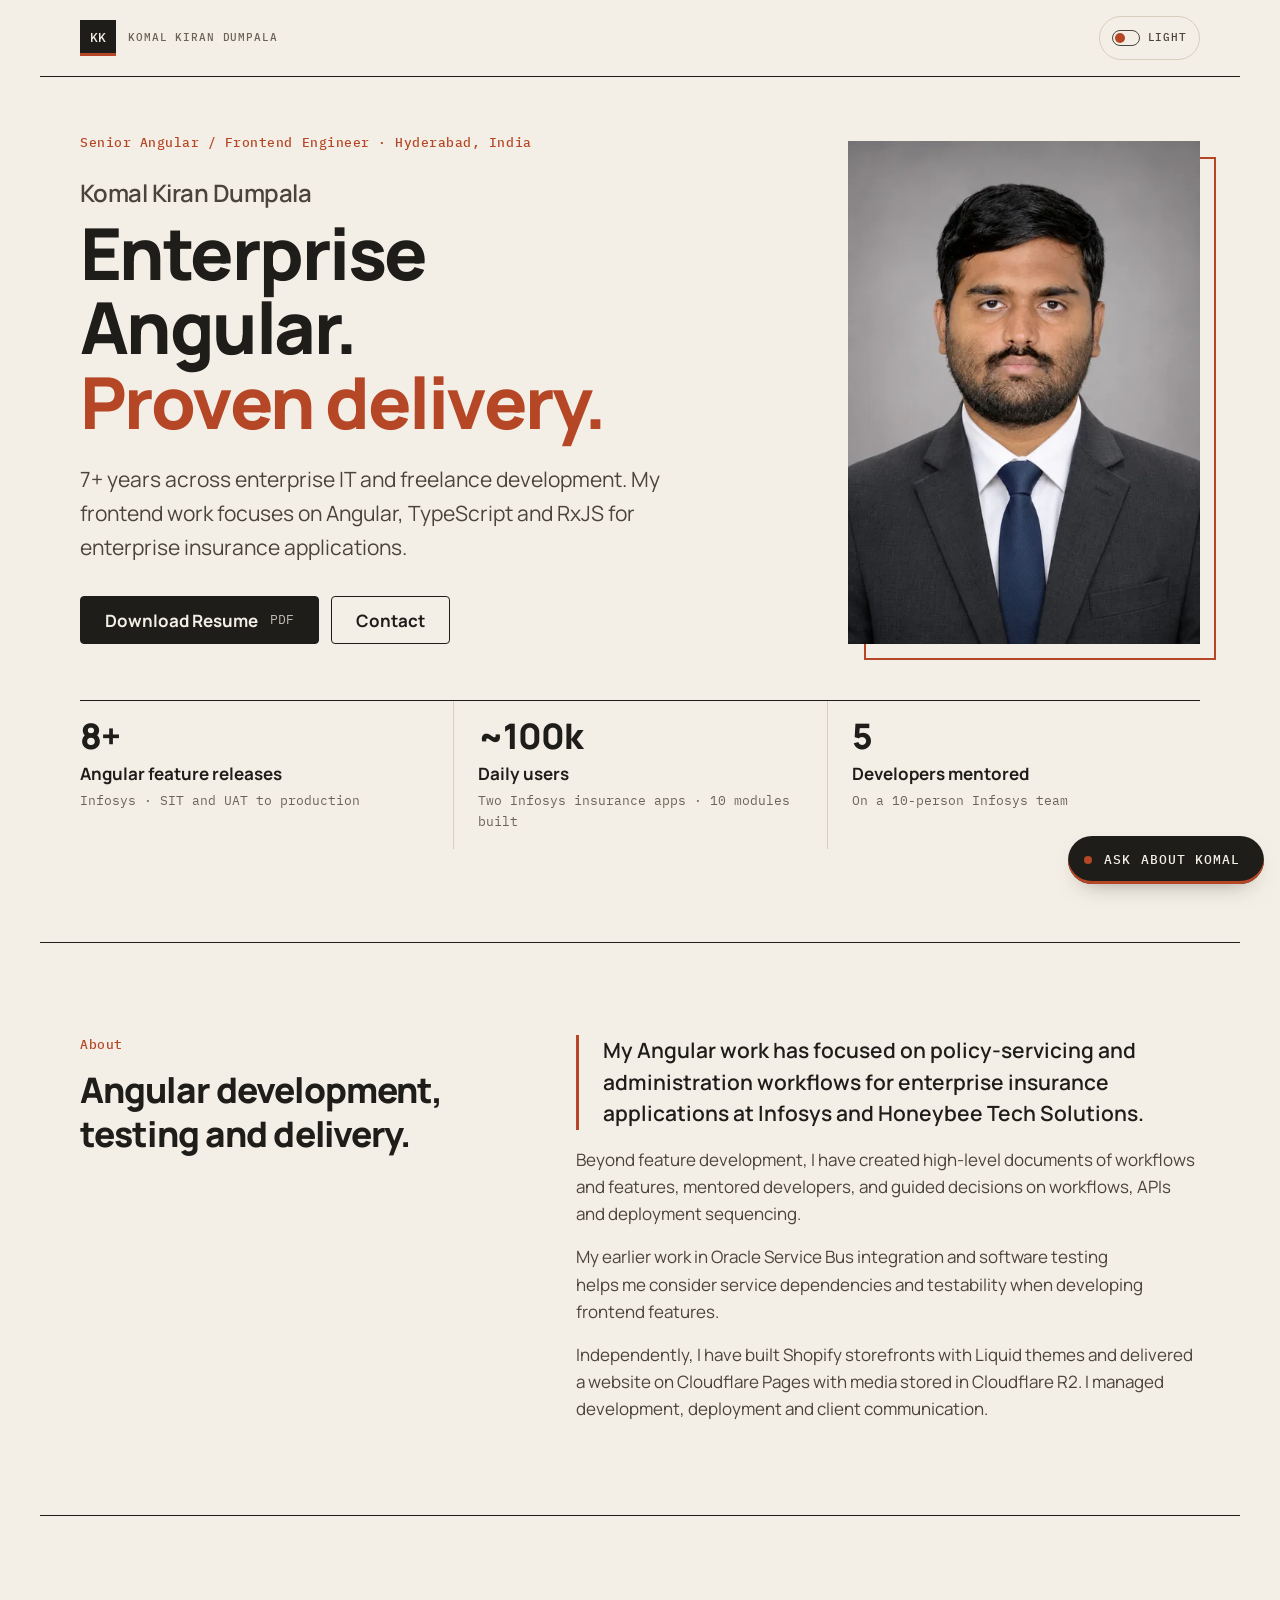
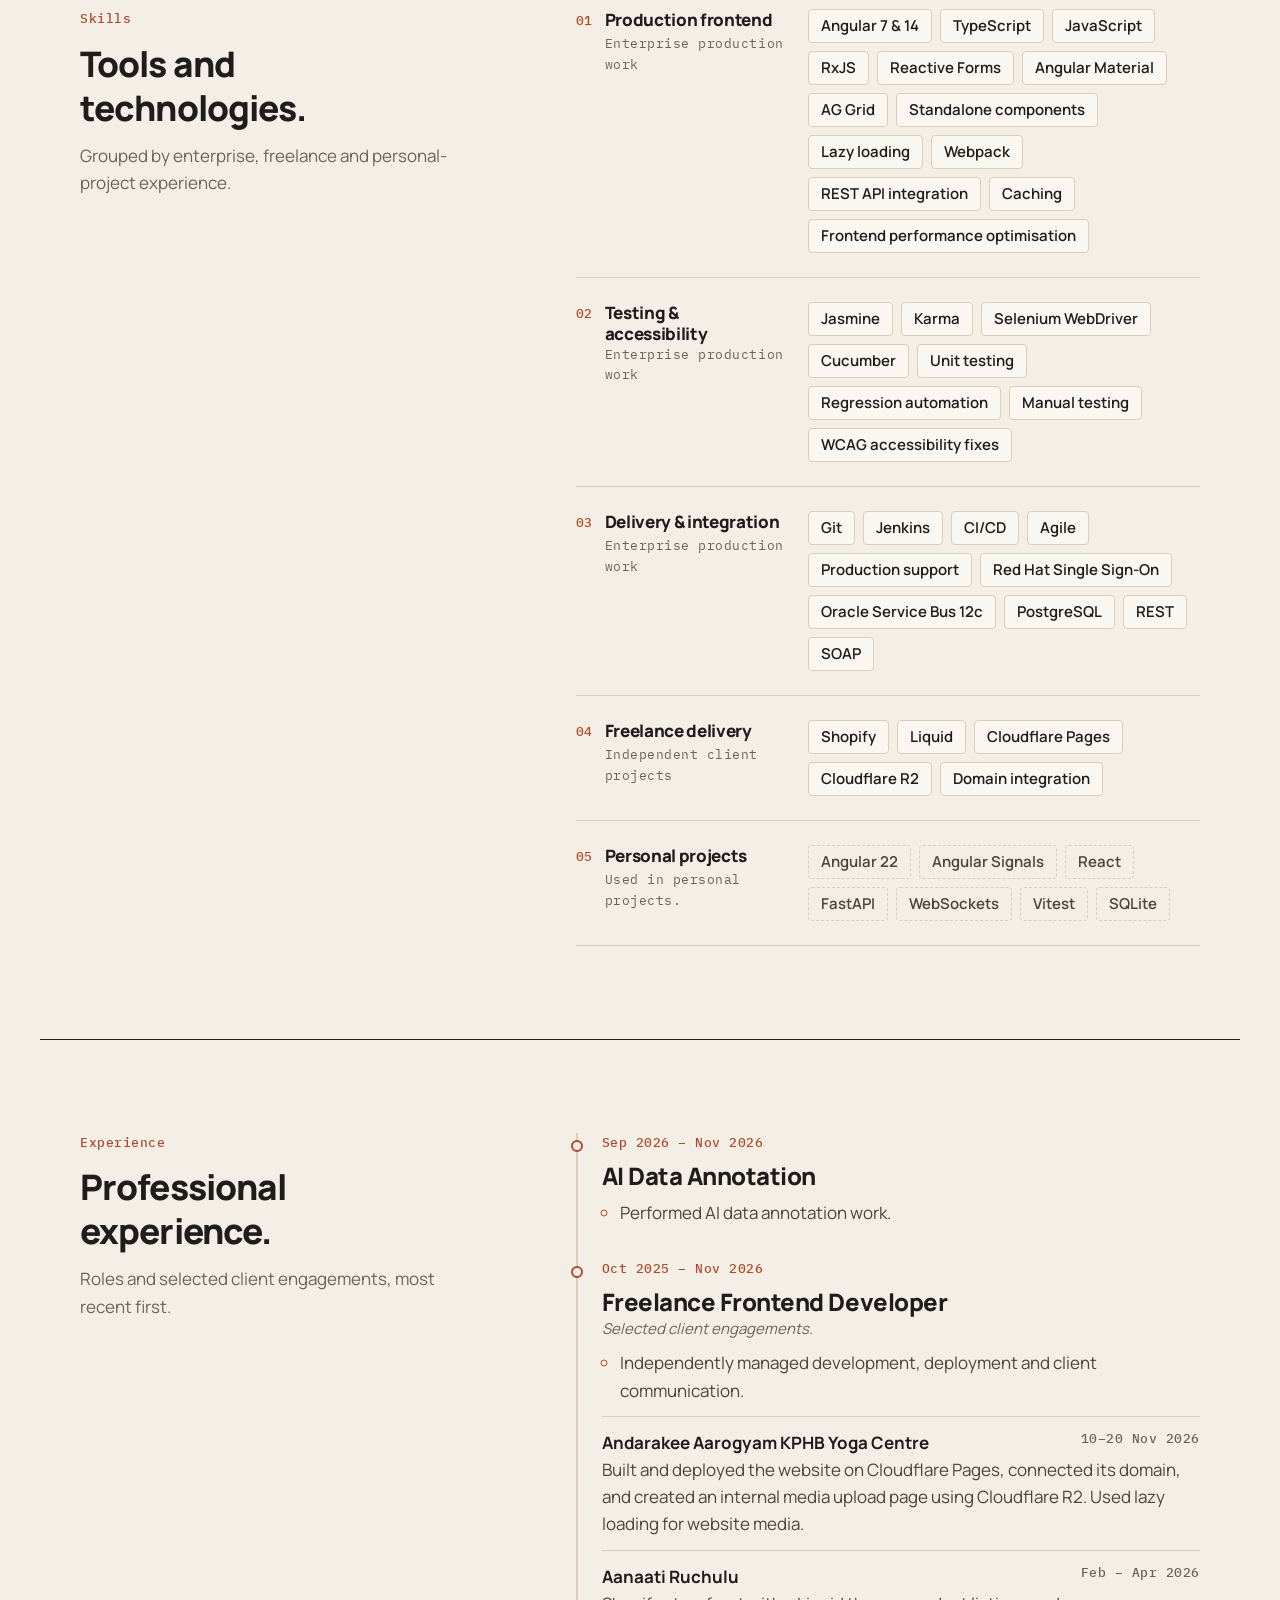
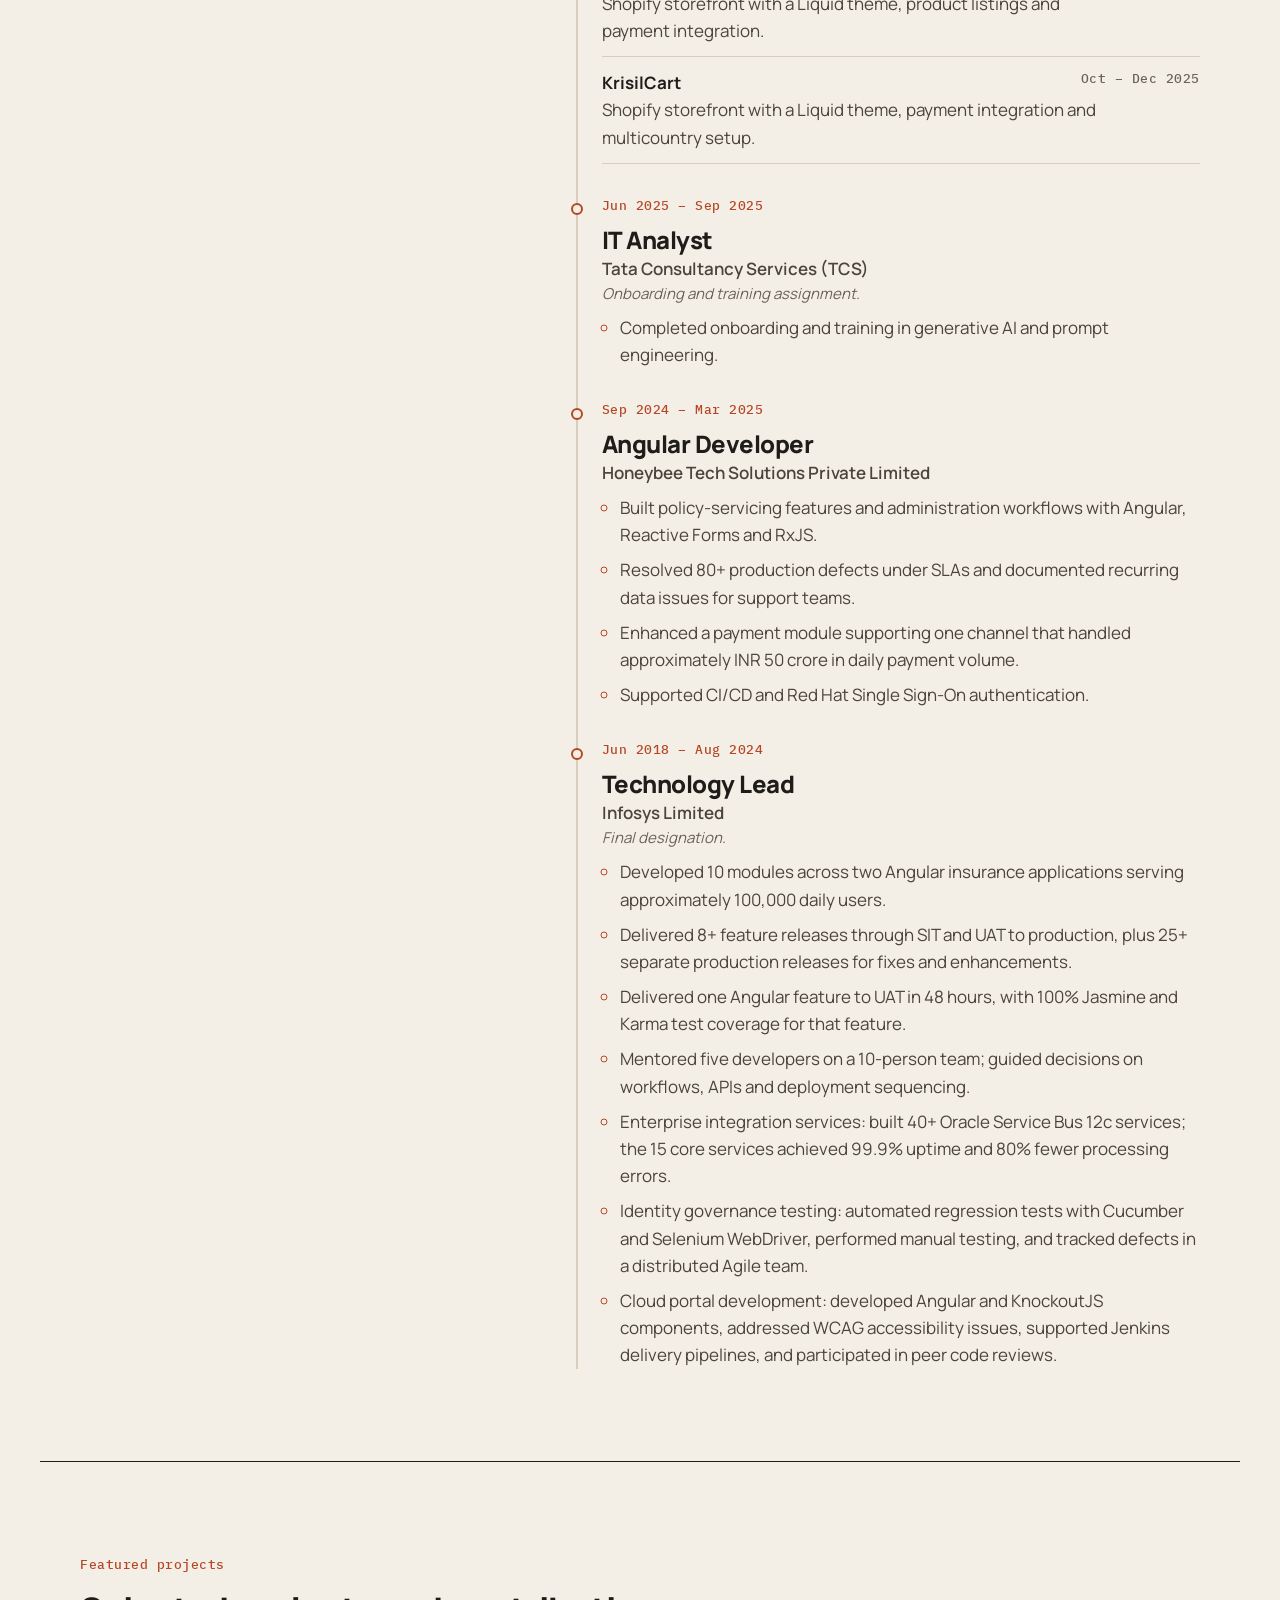
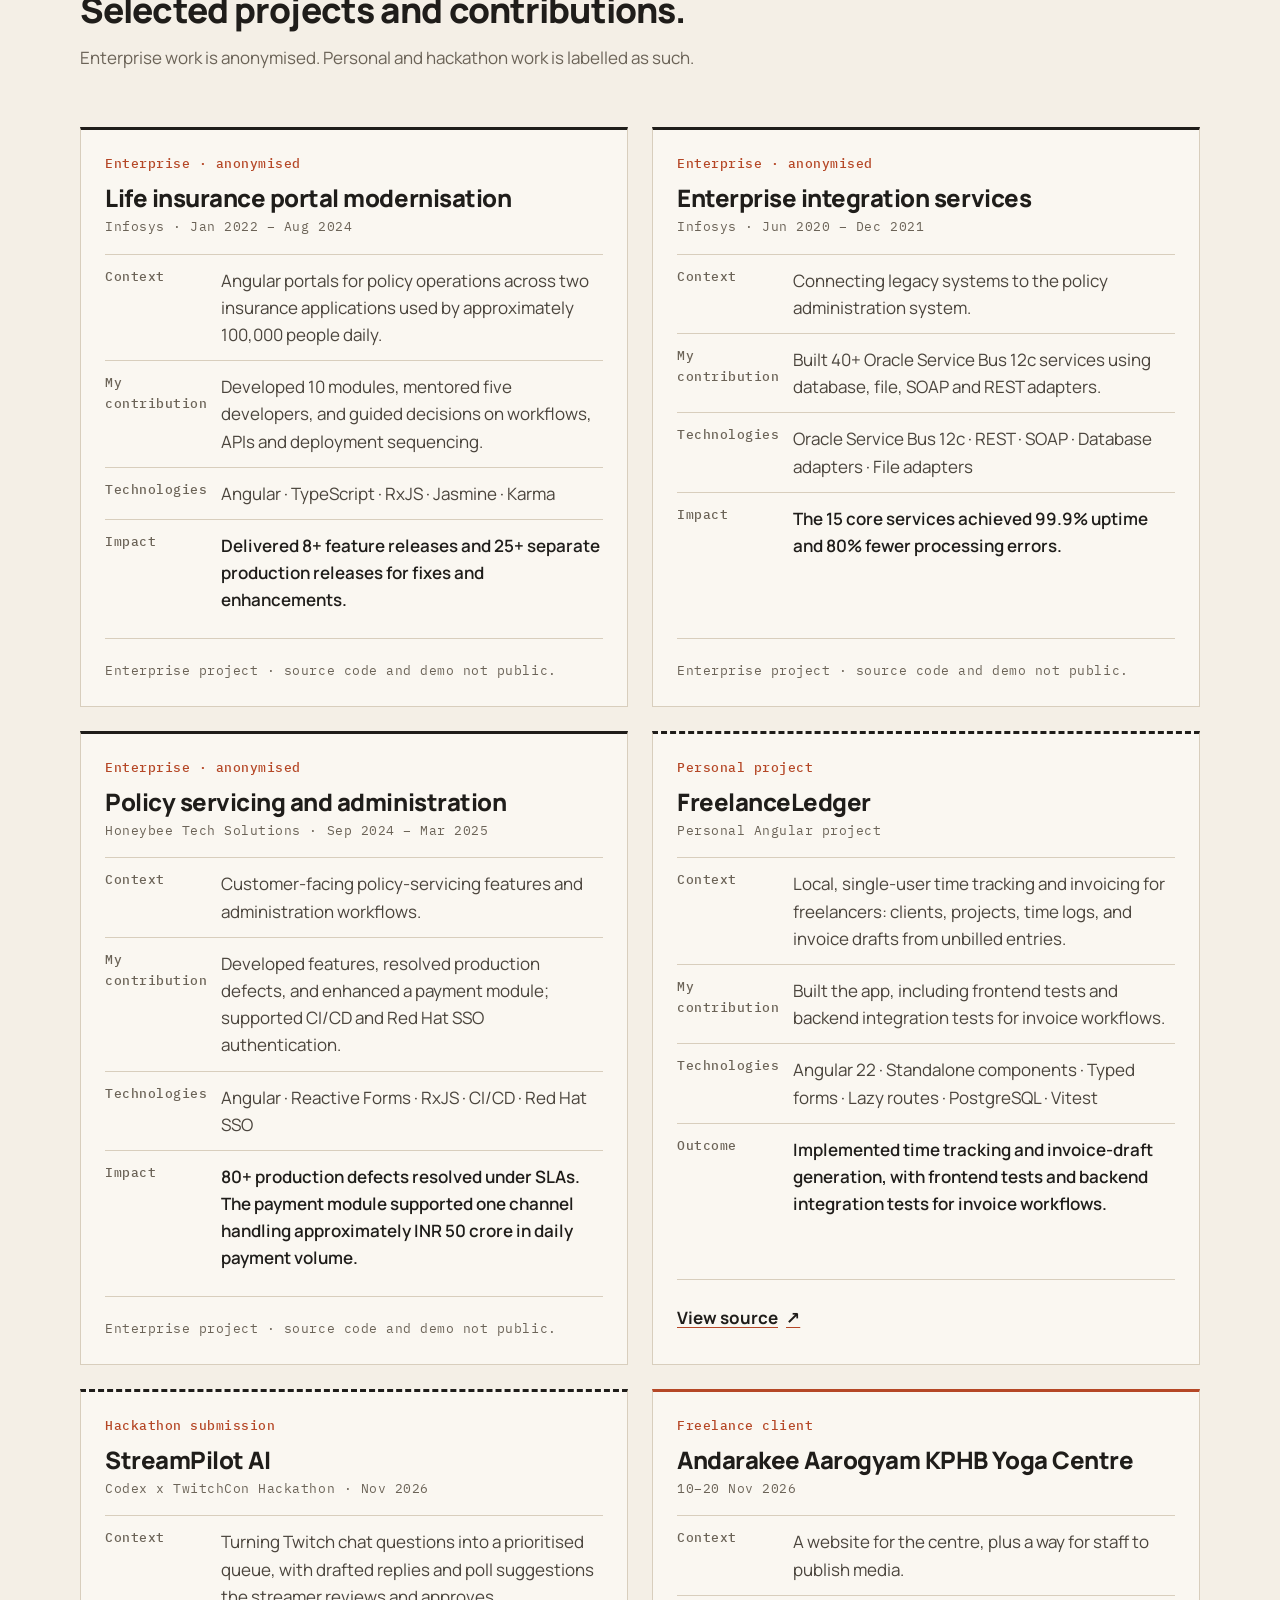
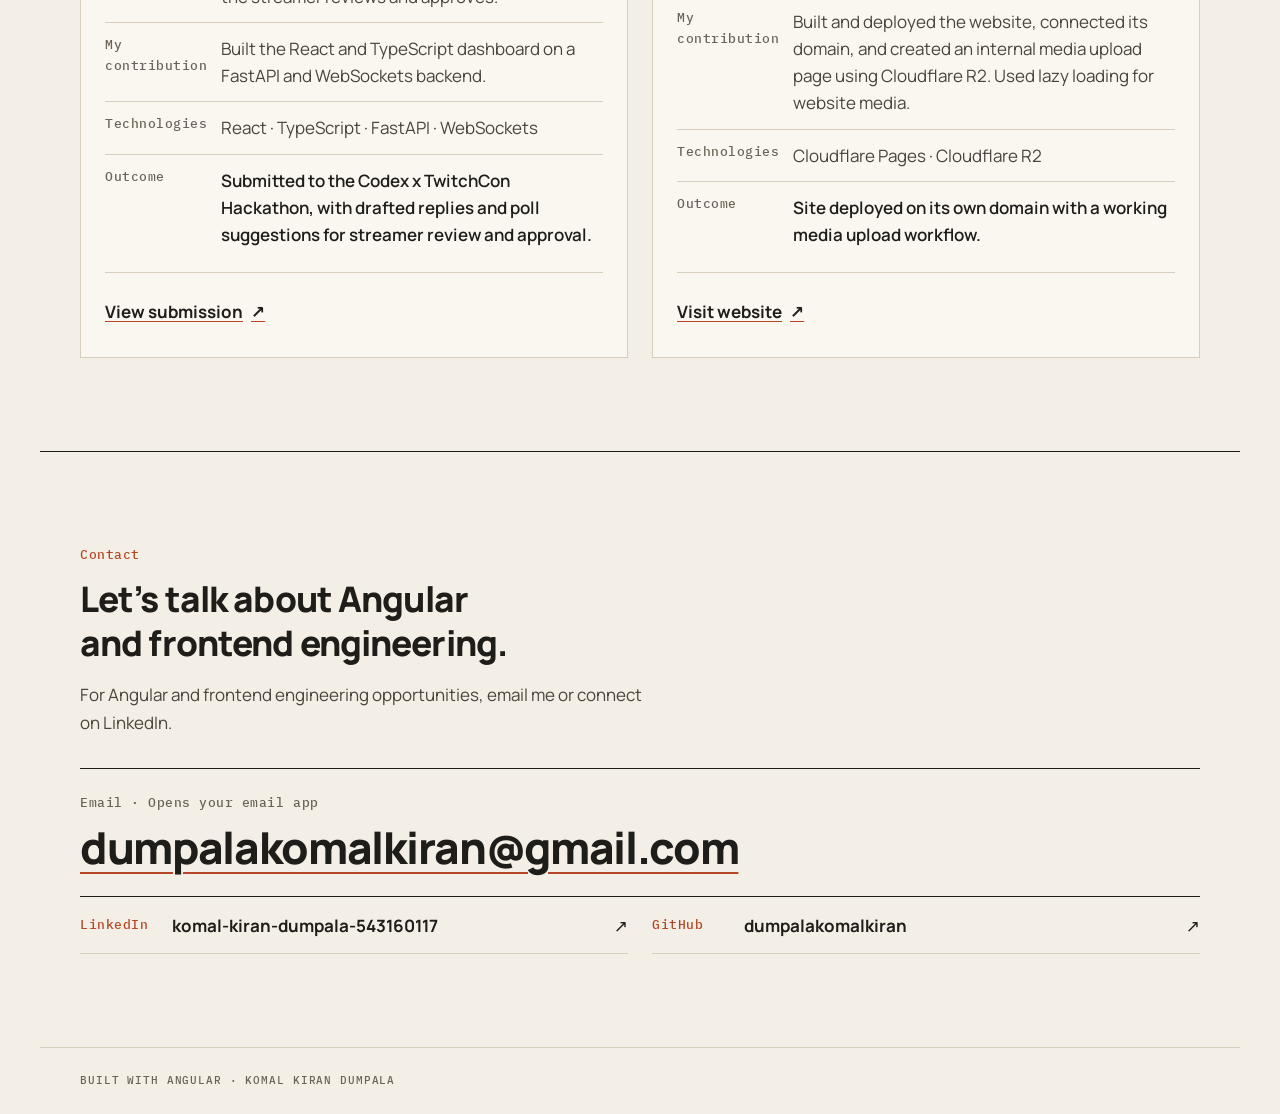
<file: index.html>
<!DOCTYPE html><html lang="en" data-theme="light"><head>
  <meta charset="utf-8">
  <title>Komal Kiran Dumpala · Senior Angular / Frontend Engineer</title>
  <base href="/">
  <meta name="viewport" content="width=device-width, initial-scale=1">
  <meta name="description" content="Komal Kiran Dumpala, Senior Angular / Frontend Engineer in Hyderabad. 7+ years across enterprise IT and freelance development, focused on Angular, TypeScript and RxJS.">
  <meta name="robots" content="noindex">
  <meta name="color-scheme" content="light dark">
  <meta name="theme-color" content="#f4efe6">
  <link rel="icon" type="image/svg+xml" href="favicon.svg">
  <link rel="preload" href="assets/fonts/manrope-latin-wght-normal.woff2" as="font" type="font/woff2" crossorigin="">
  <script>
    // Pre-paint theme resolution (avoids a flash). Mirrors ThemeService.
    (function () {
      try {
        var s = localStorage.getItem('kk-theme');
        var t = s === 'light' || s === 'dark' ? s : (matchMedia('(prefers-color-scheme: dark)').matches ? 'dark' : 'light');
        document.documentElement.setAttribute('data-theme', t);
      } catch (e) {}
    })();
  </script>
<style>:root{color-scheme:light;--c-paper:#f4efe6;--c-paper-raised:#faf7f1;--c-paper-sunk:#ebe4d7;--c-ink:#1f1d1a;--c-ink-soft:#4a443c;--c-ink-muted:#6b6357;--c-rule:#d8cebd;--c-rule-strong:#1f1d1a;--c-accent:#b54726;--c-accent-ink:#fbf6ee;--c-accent-wash:#f0dccf;--c-focus:#b54726;--c-selection:#f0d2c0;--font-sans:"Manrope Variable", "Manrope", ui-sans-serif, system-ui, -apple-system, "Segoe UI", sans-serif;--font-mono:"IBM Plex Mono", ui-monospace, "SFMono-Regular", Menlo, Consolas, monospace;--fs-mono-xs:.6875rem;--fs-mono-sm:.8125rem;--fs-body-sm:.9375rem;--fs-body:clamp(1rem, .96rem + .18vw, 1.0625rem);--fs-lead:clamp(1.125rem, 1.05rem + .35vw, 1.3125rem);--fs-h3:clamp(1.25rem, 1.15rem + .45vw, 1.5rem);--fs-h2:clamp(1.625rem, 1.4rem + 1vw, 2.25rem);--fs-h1:clamp(2.375rem, 1.6rem + 3.6vw, 4.75rem);--lh-tight:1.04;--lh-snug:1.25;--lh-body:1.6;--tracking-display:-.035em;--tracking-mono:.08em;--space-1:.25rem;--space-2:.5rem;--space-3:.75rem;--space-4:1rem;--space-5:1.5rem;--space-6:2rem;--space-7:clamp(2.5rem, 2rem + 2vw, 3.5rem);--space-8:clamp(3.5rem, 2.6rem + 4vw, 6rem);--measure:64ch;--page-max:75rem;--gutter:clamp(1.125rem, .6rem + 2.4vw, 2.5rem);--radius-sm:2px;--radius-md:4px;--border:1px solid var(--c-rule);--border-strong:1px solid var(--c-rule-strong);--ease:cubic-bezier(.2, .7, .2, 1);--dur-fast:.14s;--dur:.22s;--focus-ring:0 0 0 2px var(--c-paper), 0 0 0 4px var(--c-focus)}*,*:before,*:after{box-sizing:border-box}*{margin:0}html{-webkit-text-size-adjust:100%;text-size-adjust:100%;scroll-behavior:smooth;background:var(--c-paper)}body{min-height:100dvh;font-family:var(--font-sans);font-size:var(--fs-body);line-height:var(--lh-body);font-optical-sizing:auto;color:var(--c-ink);background:var(--c-paper);-webkit-font-smoothing:antialiased;-moz-osx-font-smoothing:grayscale;transition:background-color var(--dur) var(--ease),color var(--dur) var(--ease)}h1,h2,h3{font-weight:700;line-height:var(--lh-snug);letter-spacing:-.02em;text-wrap:balance}p{text-wrap:pretty;max-width:var(--measure)}img{display:block;max-width:100%;height:auto}button{font:inherit;color:inherit}button{cursor:pointer}a{color:inherit;text-decoration-color:var(--c-accent);text-decoration-thickness:1px;text-underline-offset:.2em;transition:color var(--dur-fast) var(--ease)}a:hover{color:var(--c-accent)}.skip-link{position:absolute;left:var(--space-4);top:var(--space-4);z-index:100;padding:var(--space-2) var(--space-4);font-family:var(--font-mono);font-size:var(--fs-mono-sm);background:var(--c-ink);color:var(--c-paper);text-decoration:none;transform:translateY(-200%);transition:transform var(--dur-fast) var(--ease)}.skip-link:focus-visible{transform:none;color:var(--c-paper)}.visually-hidden{position:absolute!important;width:1px;height:1px;padding:0;margin:-1px;overflow:hidden;clip:rect(0 0 0 0);white-space:nowrap;border:0}.mono-label{font-family:var(--font-mono);font-size:var(--fs-mono-xs);font-weight:500;letter-spacing:var(--tracking-mono);text-transform:uppercase;color:var(--c-ink-muted)}@media(prefers-reduced-motion:reduce){html{scroll-behavior:auto}*,*:before,*:after{animation-duration:.01ms!important;animation-iteration-count:1!important;transition-duration:.01ms!important}}</style><link rel="stylesheet" href="styles-5NDSOUCO.css" media="print" data-beasties-media="all"><noscript><link rel="stylesheet" href="styles-5NDSOUCO.css"></noscript><style ng-app-id="ng">[_nghost-ng-c2713043432]{display:flex;flex-direction:column;min-height:100dvh}.masthead[_ngcontent-ng-c2713043432], .foot[_ngcontent-ng-c2713043432]{width:100%;max-width:var(--page-max);margin-inline:auto;padding-inline:var(--gutter);display:flex;align-items:center;justify-content:space-between;gap:var(--space-4)}.masthead[_ngcontent-ng-c2713043432]{padding-block:var(--space-4);border-bottom:var(--border-strong)}.mark[_ngcontent-ng-c2713043432]{display:flex;align-items:center;gap:var(--space-3)}.kk[_ngcontent-ng-c2713043432]{display:grid;place-items:center;width:2.25rem;height:2.25rem;background:var(--c-ink);color:var(--c-paper);font-family:var(--font-mono);font-size:var(--fs-mono-sm);font-weight:500;box-shadow:inset 0 -3px 0 var(--c-accent)}main[_ngcontent-ng-c2713043432]{flex:1;outline:none}.foot[_ngcontent-ng-c2713043432]{padding-block:var(--space-5);border-top:var(--border)}</style><style ng-app-id="ng">.toggle[_ngcontent-ng-c4042922117]{display:inline-flex;align-items:center;gap:var(--space-2);min-height:44px;padding:0 var(--space-3);background:transparent;border:var(--border);border-radius:999px;font-family:var(--font-mono);font-size:var(--fs-mono-xs);font-weight:500;letter-spacing:var(--tracking-mono);text-transform:uppercase;color:var(--c-ink-soft);transition:border-color var(--dur-fast) var(--ease),color var(--dur-fast) var(--ease)}.toggle[_ngcontent-ng-c4042922117]:hover{border-color:var(--c-ink);color:var(--c-ink)}.track[_ngcontent-ng-c4042922117]{position:relative;width:28px;height:16px;border-radius:999px;border:1px solid currentColor}.thumb[_ngcontent-ng-c4042922117]{position:absolute;top:2px;left:2px;width:10px;height:10px;border-radius:50%;background:var(--c-accent);transition:transform var(--dur) var(--ease)}[aria-pressed=true][_ngcontent-ng-c4042922117]   .thumb[_ngcontent-ng-c4042922117]{transform:translate(12px)}.label[_ngcontent-ng-c4042922117]{min-width:4ch;text-align:left}</style><style ng-app-id="ng">[_nghost-ng-c3875494309]{display:block}.hero[_ngcontent-ng-c3875494309]{max-width:var(--page-max);margin-inline:auto;padding:var(--space-7) var(--gutter) var(--space-8);display:grid;gap:var(--space-6);grid-template-areas:"copy" "portrait" "evidence"}@media(min-width:900px){.hero[_ngcontent-ng-c3875494309]{grid-template-columns:1.55fr 1fr;grid-template-areas:"copy portrait" "evidence evidence";column-gap:var(--space-8);align-items:end}}.copy[_ngcontent-ng-c3875494309]{grid-area:copy}.role[_ngcontent-ng-c3875494309]{font-family:var(--font-mono);font-size:var(--fs-mono-sm);font-weight:500;letter-spacing:.04em;color:var(--c-accent)}h1[_ngcontent-ng-c3875494309]{margin-top:var(--space-5)}.name[_ngcontent-ng-c3875494309]{display:block;font-size:var(--fs-h3);font-weight:600;color:var(--c-ink-soft)}.claim[_ngcontent-ng-c3875494309]{display:block;margin-top:var(--space-2);font-size:var(--fs-h1);font-weight:800;line-height:var(--lh-tight);letter-spacing:var(--tracking-display)}.claim[_ngcontent-ng-c3875494309]   em[_ngcontent-ng-c3875494309]{font-style:normal;color:var(--c-accent)}.lede[_ngcontent-ng-c3875494309]{margin-top:var(--space-5);font-size:var(--fs-lead);color:var(--c-ink-soft);max-width:46ch}.actions[_ngcontent-ng-c3875494309]{display:flex;flex-wrap:wrap;gap:var(--space-3);margin-top:var(--space-6)}.btn[_ngcontent-ng-c3875494309]{display:inline-flex;align-items:center;gap:var(--space-3);min-height:48px;padding:0 var(--space-5);border:var(--border-strong);border-radius:var(--radius-md);font-weight:700;text-decoration:none;transition:background-color var(--dur-fast) var(--ease),color var(--dur-fast) var(--ease),transform var(--dur-fast) var(--ease)}.btn[_ngcontent-ng-c3875494309]:hover{background:var(--c-paper-sunk);color:var(--c-ink);transform:translateY(-1px)}.btn.primary[_ngcontent-ng-c3875494309]{background:var(--c-ink);color:var(--c-paper)}.btn.primary[_ngcontent-ng-c3875494309]:hover{background:var(--c-accent);border-color:var(--c-accent);color:var(--c-accent-ink)}.meta[_ngcontent-ng-c3875494309]{font-family:var(--font-mono);font-size:var(--fs-mono-sm);font-weight:400;opacity:.75}.portrait[_ngcontent-ng-c3875494309]{grid-area:portrait;position:relative;max-width:22rem;width:78%;justify-self:center}.portrait[_ngcontent-ng-c3875494309]:before{content:"";position:absolute;inset:var(--space-4) calc(var(--space-4) * -1) calc(var(--space-4) * -1) var(--space-4);border:2px solid var(--c-accent)}.portrait[_ngcontent-ng-c3875494309]   img[_ngcontent-ng-c3875494309]{position:relative;width:100%;aspect-ratio:716/1024;object-fit:cover;background:var(--c-paper-sunk);filter:saturate(.92)}@media(min-width:900px){.portrait[_ngcontent-ng-c3875494309]{width:100%;justify-self:end}}.evidence[_ngcontent-ng-c3875494309]{grid-area:evidence;display:grid;margin-top:var(--space-5);border-top:var(--border-strong)}@media(min-width:640px){.evidence[_ngcontent-ng-c3875494309]{grid-template-columns:repeat(3,1fr)}}.fact[_ngcontent-ng-c3875494309]{display:grid;grid-template-rows:auto auto 1fr;gap:var(--space-1);padding:var(--space-4) var(--space-4) var(--space-4) 0;border-bottom:var(--border)}.fact[_ngcontent-ng-c3875494309]   dt[_ngcontent-ng-c3875494309]{order:2;font-weight:700}.fact[_ngcontent-ng-c3875494309]   dd[_ngcontent-ng-c3875494309]{margin:0}.fact[_ngcontent-ng-c3875494309]   .value[_ngcontent-ng-c3875494309]{order:1;font-size:var(--fs-h2);font-weight:800;letter-spacing:-.03em;line-height:1.1}.fact[_ngcontent-ng-c3875494309]   .scope[_ngcontent-ng-c3875494309]{order:3;font-family:var(--font-mono);font-size:var(--fs-mono-sm);color:var(--c-ink-muted)}@media(min-width:640px){.fact[_ngcontent-ng-c3875494309]{border-bottom:0}.fact[_ngcontent-ng-c3875494309] + .fact[_ngcontent-ng-c3875494309]{border-left:var(--border);padding-left:var(--space-5)}}</style><style ng-app-id="ng">[_nghost-ng-c3463072577]{display:block}.about[_ngcontent-ng-c3463072577]{max-width:var(--page-max);margin-inline:auto;padding:var(--space-8) var(--gutter);display:grid;gap:var(--space-5);border-top:var(--border-strong);scroll-margin-top:var(--space-6)}@media(min-width:900px){.about[_ngcontent-ng-c3463072577]{grid-template-columns:1fr 1.55fr;column-gap:var(--space-8)}.head[_ngcontent-ng-c3463072577]{position:sticky;top:var(--space-6);align-self:start}}.label[_ngcontent-ng-c3463072577]{font-family:var(--font-mono);font-size:var(--fs-mono-sm);font-weight:500;letter-spacing:.04em;color:var(--c-accent)}h2[_ngcontent-ng-c3463072577]{margin-top:var(--space-3);font-size:var(--fs-h2);font-weight:800;letter-spacing:-.025em;max-width:16ch}.body[_ngcontent-ng-c3463072577]{display:grid;gap:var(--space-4);color:var(--c-ink-soft)}.lead[_ngcontent-ng-c3463072577]{padding-left:var(--space-5);border-left:3px solid var(--c-accent);font-size:var(--fs-lead);font-weight:600;line-height:1.5;color:var(--c-ink)}</style><style ng-app-id="ng">[_nghost-ng-c657701964]{display:block}.skills[_ngcontent-ng-c657701964]{max-width:var(--page-max);margin-inline:auto;padding:var(--space-8) var(--gutter);display:grid;gap:var(--space-6);border-top:var(--border-strong);scroll-margin-top:var(--space-6)}@media(min-width:900px){.skills[_ngcontent-ng-c657701964]{grid-template-columns:1fr 1.55fr;column-gap:var(--space-8)}.head[_ngcontent-ng-c657701964]{position:sticky;top:var(--space-6);align-self:start}}.label[_ngcontent-ng-c657701964], .context[_ngcontent-ng-c657701964], .index[_ngcontent-ng-c657701964]{font-family:var(--font-mono);font-size:var(--fs-mono-sm);font-weight:500;letter-spacing:.04em}.label[_ngcontent-ng-c657701964]{color:var(--c-accent)}h2[_ngcontent-ng-c657701964]{margin-top:var(--space-3);font-size:var(--fs-h2);font-weight:800;letter-spacing:-.025em;max-width:16ch}.note[_ngcontent-ng-c657701964]{margin-top:var(--space-3);color:var(--c-ink-muted)}.groups[_ngcontent-ng-c657701964]{display:grid}.group[_ngcontent-ng-c657701964]{display:grid;gap:var(--space-3);padding-block:var(--space-5);border-bottom:var(--border)}.group[_ngcontent-ng-c657701964]:first-child{padding-top:0}@media(min-width:640px){.group[_ngcontent-ng-c657701964]{grid-template-columns:13rem 1fr;column-gap:var(--space-5)}}.group-head[_ngcontent-ng-c657701964]{display:grid;grid-template-columns:auto 1fr;column-gap:var(--space-3);align-content:start}.group-head[_ngcontent-ng-c657701964]   .context[_ngcontent-ng-c657701964]{grid-column:2}.index[_ngcontent-ng-c657701964]{color:var(--c-accent);line-height:1.9}h3[_ngcontent-ng-c657701964]{font-size:var(--fs-body);font-weight:800}.context[_ngcontent-ng-c657701964]{color:var(--c-ink-muted);font-weight:400}.items[_ngcontent-ng-c657701964]{list-style:none;padding:0;display:flex;flex-wrap:wrap;gap:var(--space-2)}.items[_ngcontent-ng-c657701964]   li[_ngcontent-ng-c657701964]{padding:var(--space-1) var(--space-3);border:var(--border);border-radius:var(--radius-md);background:var(--c-paper-raised);font-size:var(--fs-body-sm);font-weight:600;color:var(--c-ink);overflow-wrap:anywhere}.personal[_ngcontent-ng-c657701964]   .items[_ngcontent-ng-c657701964]   li[_ngcontent-ng-c657701964]{background:transparent;border-style:dashed;color:var(--c-ink-soft)}</style><style ng-app-id="ng">[_nghost-ng-c2759676521]{display:block}.experience[_ngcontent-ng-c2759676521]{max-width:var(--page-max);margin-inline:auto;padding:var(--space-8) var(--gutter);display:grid;gap:var(--space-6);border-top:var(--border-strong);scroll-margin-top:var(--space-6)}@media(min-width:900px){.experience[_ngcontent-ng-c2759676521]{grid-template-columns:1fr 1.55fr;column-gap:var(--space-8)}.head[_ngcontent-ng-c2759676521]{position:sticky;top:var(--space-6);align-self:start}}.label[_ngcontent-ng-c2759676521], .dates[_ngcontent-ng-c2759676521], .e-head[_ngcontent-ng-c2759676521]   time[_ngcontent-ng-c2759676521]{font-family:var(--font-mono);font-size:var(--fs-mono-sm);font-weight:500;letter-spacing:.04em}.label[_ngcontent-ng-c2759676521]{color:var(--c-accent)}h2[_ngcontent-ng-c2759676521]{margin-top:var(--space-3);font-size:var(--fs-h2);font-weight:800;letter-spacing:-.025em}.note[_ngcontent-ng-c2759676521]{margin-top:var(--space-3);color:var(--c-ink-muted)}.timeline[_ngcontent-ng-c2759676521]{list-style:none;padding:0;border-left:2px solid var(--c-rule)}.role[_ngcontent-ng-c2759676521]{position:relative;display:grid;gap:var(--space-2);padding:0 0 var(--space-6) var(--space-5)}.role[_ngcontent-ng-c2759676521]:last-child{padding-bottom:0}.role[_ngcontent-ng-c2759676521]:before{content:"";position:absolute;left:-7px;top:.45em;width:12px;height:12px;border:2px solid var(--c-accent);border-radius:50%;background:var(--c-paper)}.dates[_ngcontent-ng-c2759676521]{color:var(--c-accent)}h3[_ngcontent-ng-c2759676521]{font-size:var(--fs-h3);font-weight:800}.org[_ngcontent-ng-c2759676521]{font-weight:600;color:var(--c-ink-soft)}.role-note[_ngcontent-ng-c2759676521]{font-size:var(--fs-body-sm);color:var(--c-ink-muted);font-style:italic}.points[_ngcontent-ng-c2759676521]{margin-top:var(--space-2);padding-left:1.1em;display:grid;gap:var(--space-2);color:var(--c-ink-soft)}.points[_ngcontent-ng-c2759676521]   li[_ngcontent-ng-c2759676521]::marker{color:var(--c-accent)}.engagements[_ngcontent-ng-c2759676521]{list-style:none;margin-top:var(--space-3);padding:0;border-top:var(--border)}.engagements[_ngcontent-ng-c2759676521]   li[_ngcontent-ng-c2759676521]{padding-block:var(--space-3);border-bottom:var(--border);color:var(--c-ink-soft)}.e-head[_ngcontent-ng-c2759676521]{display:flex;flex-wrap:wrap;justify-content:space-between;gap:var(--space-1) var(--space-3);color:var(--c-ink)}.e-head[_ngcontent-ng-c2759676521]   time[_ngcontent-ng-c2759676521]{color:var(--c-ink-muted)}</style><style ng-app-id="ng">[_nghost-ng-c2034459181]{display:block}.projects[_ngcontent-ng-c2034459181]{max-width:var(--page-max);margin-inline:auto;padding:var(--space-8) var(--gutter);border-top:var(--border-strong);scroll-margin-top:var(--space-6)}.label[_ngcontent-ng-c2034459181], .kind[_ngcontent-ng-c2034459181], .when[_ngcontent-ng-c2034459181], dt[_ngcontent-ng-c2034459181], .private[_ngcontent-ng-c2034459181]{font-family:var(--font-mono);font-size:var(--fs-mono-sm);font-weight:500;letter-spacing:.04em}.label[_ngcontent-ng-c2034459181]{color:var(--c-accent)}h2[_ngcontent-ng-c2034459181]{margin-top:var(--space-3);font-size:var(--fs-h2);font-weight:800;letter-spacing:-.025em}.note[_ngcontent-ng-c2034459181]{margin-top:var(--space-3);color:var(--c-ink-muted)}.grid[_ngcontent-ng-c2034459181]{display:grid;gap:var(--space-5);margin-top:var(--space-7)}@media(min-width:900px){.grid[_ngcontent-ng-c2034459181]{grid-template-columns:1fr 1fr}}.case[_ngcontent-ng-c2034459181]{display:flex;flex-direction:column;padding:var(--space-5);border:var(--border);border-top:3px solid var(--c-ink);background:var(--c-paper-raised);min-width:0}.case[data-kind="Personal project"][_ngcontent-ng-c2034459181], .case[data-kind="Hackathon submission"][_ngcontent-ng-c2034459181]{border-top-style:dashed}.case[data-kind="Freelance client"][_ngcontent-ng-c2034459181]{border-top-color:var(--c-accent)}.kind[_ngcontent-ng-c2034459181]{color:var(--c-accent)}h3[_ngcontent-ng-c2034459181]{margin-top:var(--space-2);font-size:var(--fs-h3);font-weight:800}.when[_ngcontent-ng-c2034459181]{margin-top:var(--space-1);color:var(--c-ink-muted);font-weight:400}.fields[_ngcontent-ng-c2034459181]{flex:1;margin-top:var(--space-4)}.fields[_ngcontent-ng-c2034459181] > div[_ngcontent-ng-c2034459181]{display:grid;gap:var(--space-1);padding-block:var(--space-3);border-top:var(--border)}@media(min-width:640px){.fields[_ngcontent-ng-c2034459181] > div[_ngcontent-ng-c2034459181]{grid-template-columns:6.5rem 1fr;gap:var(--space-3)}}.fields[_ngcontent-ng-c2034459181]   dt[_ngcontent-ng-c2034459181]{color:var(--c-ink-muted)}.fields[_ngcontent-ng-c2034459181]   dd[_ngcontent-ng-c2034459181]{margin:0;color:var(--c-ink-soft);overflow-wrap:anywhere}.fields[_ngcontent-ng-c2034459181]   .result[_ngcontent-ng-c2034459181]   dd[_ngcontent-ng-c2034459181]{color:var(--c-ink);font-weight:600}.foot[_ngcontent-ng-c2034459181]{margin-top:var(--space-3);padding-top:var(--space-4);border-top:var(--border)}.link[_ngcontent-ng-c2034459181]{display:inline-flex;align-items:center;gap:var(--space-2);min-height:44px;font-weight:700;text-decoration:underline;text-decoration-color:var(--c-accent)}.link[_ngcontent-ng-c2034459181]   .arrow[_ngcontent-ng-c2034459181]{transition:transform var(--dur-fast) var(--ease)}.link[_ngcontent-ng-c2034459181]:hover   .arrow[_ngcontent-ng-c2034459181]{transform:translate(2px,-2px)}.private[_ngcontent-ng-c2034459181]{color:var(--c-ink-muted);font-weight:400}</style><style ng-app-id="ng">[_nghost-ng-c2702553413]{display:block}.contact[_ngcontent-ng-c2702553413]{max-width:var(--page-max);margin-inline:auto;padding:var(--space-8) var(--gutter);border-top:var(--border-strong);scroll-margin-top:var(--space-6)}.label[_ngcontent-ng-c2702553413], .email-label[_ngcontent-ng-c2702553413], .p-label[_ngcontent-ng-c2702553413]{font-family:var(--font-mono);font-size:var(--fs-mono-sm);font-weight:500;letter-spacing:.04em}.label[_ngcontent-ng-c2702553413]{color:var(--c-accent)}h2[_ngcontent-ng-c2702553413]{margin-top:var(--space-3);font-size:var(--fs-h2);font-weight:800;letter-spacing:-.025em;max-width:22ch}.intro[_ngcontent-ng-c2702553413]{margin-top:var(--space-4);color:var(--c-ink-soft)}.email[_ngcontent-ng-c2702553413]{display:grid;gap:var(--space-2);margin-top:var(--space-6);padding:var(--space-5) 0;border-block:var(--border-strong);text-decoration:none}.email[_ngcontent-ng-c2702553413]   .email-label[_ngcontent-ng-c2702553413]{color:var(--c-ink-muted)}.email[_ngcontent-ng-c2702553413]   .address[_ngcontent-ng-c2702553413]{font-size:clamp(1.25rem,.8rem + 2.6vw,2.75rem);font-weight:800;letter-spacing:-.03em;line-height:1.15;overflow-wrap:anywhere;text-decoration:underline;text-decoration-color:var(--c-accent);text-decoration-thickness:2px;text-underline-offset:.18em;transition:color var(--dur-fast) var(--ease)}.email[_ngcontent-ng-c2702553413]:hover   .address[_ngcontent-ng-c2702553413]{color:var(--c-accent)}.profiles[_ngcontent-ng-c2702553413]{list-style:none;padding:0;display:grid}@media(min-width:640px){.profiles[_ngcontent-ng-c2702553413]{grid-template-columns:1fr 1fr;column-gap:var(--space-5)}}.profiles[_ngcontent-ng-c2702553413]   li[_ngcontent-ng-c2702553413]{border-bottom:var(--border)}.profiles[_ngcontent-ng-c2702553413]   a[_ngcontent-ng-c2702553413]{display:flex;flex-wrap:wrap;align-items:center;gap:var(--space-1) var(--space-3);min-height:56px;padding-block:var(--space-3);text-decoration:none}.profiles[_ngcontent-ng-c2702553413]   .p-label[_ngcontent-ng-c2702553413]{color:var(--c-accent);min-width:5rem}.profiles[_ngcontent-ng-c2702553413]   .p-handle[_ngcontent-ng-c2702553413]{flex:1;font-weight:700;overflow-wrap:anywhere}.profiles[_ngcontent-ng-c2702553413]   .arrow[_ngcontent-ng-c2702553413]{transition:transform var(--dur-fast) var(--ease)}.profiles[_ngcontent-ng-c2702553413]   a[_ngcontent-ng-c2702553413]:hover   .arrow[_ngcontent-ng-c2702553413]{transform:translate(2px,-2px)}</style><link rel="stylesheet" href="ambassador-view.css"><script type="module" src="ambassador-view.js"></script></head>
<body><!--nghm--><script type="text/javascript" id="ng-event-dispatch-contract">(()=>{function p(t,n,r,o,e,i,f,m){return{eventType:t,event:n,targetElement:r,eic:o,timeStamp:e,eia:i,eirp:f,eiack:m}}function u(t){let n=[],r=e=>{n.push(e)};return{c:t,q:n,et:[],etc:[],d:r,h:e=>{r(p(e.type,e,e.target,t,Date.now()))}}}function s(t,n,r){for(let o=0;o<n.length;o++){let e=n[o];(r?t.etc:t.et).push(e),t.c.addEventListener(e,t.h,r)}}function c(t,n,r,o,e=window){let i=u(t);e._ejsas||(e._ejsas={}),e._ejsas[n]=i,s(i,r),s(i,o,!0)}window.__jsaction_bootstrap=c;})();
</script><script>window.__jsaction_bootstrap(document.body,"ng",["click"],[]);</script>
  <kk-root ng-version="22.3.0" _nghost-ng-c2713043432="" ngh="6" ng-server-context="ssg"><a _ngcontent-ng-c2713043432="" href="#main" class="skip-link">Skip to content</a><header _ngcontent-ng-c2713043432="" class="masthead"><p _ngcontent-ng-c2713043432="" class="mark"><span _ngcontent-ng-c2713043432="" aria-hidden="true" class="kk">KK</span><span _ngcontent-ng-c2713043432="" class="mono-label">Komal Kiran Dumpala</span></p><kk-theme-toggle _ngcontent-ng-c2713043432="" _nghost-ng-c4042922117="" ngh="0"><button _ngcontent-ng-c4042922117="" type="button" class="toggle" aria-pressed="false" jsaction="click:;"><span _ngcontent-ng-c4042922117="" class="visually-hidden">Dark theme</span><span _ngcontent-ng-c4042922117="" aria-hidden="true" class="track"><span _ngcontent-ng-c4042922117="" class="thumb"></span></span><span _ngcontent-ng-c4042922117="" aria-hidden="true" class="label">Light</span></button></kk-theme-toggle></header><main _ngcontent-ng-c2713043432="" id="main" tabindex="-1"><router-outlet _ngcontent-ng-c2713043432=""></router-outlet><kk-home ngh="0"><kk-hero _nghost-ng-c3875494309="" ngh="1"><section _ngcontent-ng-c3875494309="" aria-labelledby="hero-title" class="hero"><div _ngcontent-ng-c3875494309="" class="copy"><p _ngcontent-ng-c3875494309="" class="role">Senior Angular / Frontend Engineer · Hyderabad, India</p><h1 _ngcontent-ng-c3875494309="" id="hero-title"><span _ngcontent-ng-c3875494309="" class="name">Komal Kiran Dumpala</span><span _ngcontent-ng-c3875494309="" class="claim">Enterprise Angular. <em _ngcontent-ng-c3875494309="">Proven delivery.</em></span></h1><p _ngcontent-ng-c3875494309="" class="lede"> 7+ years across enterprise IT and freelance development. My frontend work focuses on Angular, TypeScript and RxJS for enterprise insurance applications. </p><div _ngcontent-ng-c3875494309="" class="actions"><a _ngcontent-ng-c3875494309="" href="assets/resume.pdf" download="Komal-Kiran-Dumpala-Resume.pdf" class="btn primary"> Download Resume <span _ngcontent-ng-c3875494309="" class="meta">PDF</span></a><a _ngcontent-ng-c3875494309="" href="#contact" class="btn">Contact</a></div></div><figure _ngcontent-ng-c3875494309="" class="portrait"><img _ngcontent-ng-c3875494309="" src="assets/profile-800.webp" srcset="assets/profile-480.webp 480w, assets/profile-800.webp 800w" sizes="(min-width: 900px) 30vw, 70vw" width="800" height="1144" alt="Portrait of Komal Kiran Dumpala" fetchpriority="high" loading="eager" decoding="async"></figure><dl _ngcontent-ng-c3875494309="" class="evidence"><div _ngcontent-ng-c3875494309="" class="fact"><dt _ngcontent-ng-c3875494309="">Angular feature releases</dt><dd _ngcontent-ng-c3875494309="" class="value">8+</dd><dd _ngcontent-ng-c3875494309="" class="scope">Infosys · SIT and UAT to production</dd></div><div _ngcontent-ng-c3875494309="" class="fact"><dt _ngcontent-ng-c3875494309="">Daily users</dt><dd _ngcontent-ng-c3875494309="" class="value">~100k</dd><dd _ngcontent-ng-c3875494309="" class="scope">Two Infosys insurance apps · 10 modules built</dd></div><div _ngcontent-ng-c3875494309="" class="fact"><dt _ngcontent-ng-c3875494309="">Developers mentored</dt><dd _ngcontent-ng-c3875494309="" class="value">5</dd><dd _ngcontent-ng-c3875494309="" class="scope">On a 10-person Infosys team</dd></div><!----></dl></section></kk-hero><kk-about _nghost-ng-c3463072577="" ngh="0"><section _ngcontent-ng-c3463072577="" id="about" aria-labelledby="about-title" class="about"><header _ngcontent-ng-c3463072577="" class="head"><p _ngcontent-ng-c3463072577="" class="label">About</p><h2 _ngcontent-ng-c3463072577="" id="about-title">Angular development, testing and delivery.</h2></header><div _ngcontent-ng-c3463072577="" class="body"><p _ngcontent-ng-c3463072577="" class="lead"> My Angular work has focused on policy-servicing and administration workflows for enterprise insurance applications at Infosys and Honeybee Tech Solutions. </p><p _ngcontent-ng-c3463072577=""> Beyond feature development, I have created high-level documents of workflows and features, mentored developers, and guided decisions on workflows, APIs and deployment sequencing. </p><p _ngcontent-ng-c3463072577=""> My earlier work in Oracle Service Bus integration and software testing helps me consider service dependencies and testability when developing frontend features. </p><p _ngcontent-ng-c3463072577=""> Independently, I have built Shopify storefronts with Liquid themes and delivered a website on Cloudflare Pages with media stored in Cloudflare R2. I managed development, deployment and client communication. </p></div></section></kk-about><kk-skills _nghost-ng-c657701964="" ngh="2"><section _ngcontent-ng-c657701964="" id="skills" aria-labelledby="skills-title" class="skills"><header _ngcontent-ng-c657701964="" class="head"><p _ngcontent-ng-c657701964="" class="label">Skills</p><h2 _ngcontent-ng-c657701964="" id="skills-title">Tools and technologies.</h2><p _ngcontent-ng-c657701964="" class="note">Grouped by enterprise, freelance and personal-project experience.</p></header><div _ngcontent-ng-c657701964="" class="groups"><section _ngcontent-ng-c657701964="" class="group" aria-labelledby="skills-frontend"><div _ngcontent-ng-c657701964="" class="group-head"><span _ngcontent-ng-c657701964="" aria-hidden="true" class="index">01</span><h3 _ngcontent-ng-c657701964="" id="skills-frontend">Production frontend</h3><p _ngcontent-ng-c657701964="" class="context">Enterprise production work</p></div><ul _ngcontent-ng-c657701964="" class="items"><li _ngcontent-ng-c657701964="">Angular 7 &amp; 14</li><li _ngcontent-ng-c657701964="">TypeScript</li><li _ngcontent-ng-c657701964="">JavaScript</li><li _ngcontent-ng-c657701964="">RxJS</li><li _ngcontent-ng-c657701964="">Reactive Forms</li><li _ngcontent-ng-c657701964="">Angular Material</li><li _ngcontent-ng-c657701964="">AG Grid</li><li _ngcontent-ng-c657701964="">Standalone components</li><li _ngcontent-ng-c657701964="">Lazy loading</li><li _ngcontent-ng-c657701964="">Webpack</li><li _ngcontent-ng-c657701964="">REST API integration</li><li _ngcontent-ng-c657701964="">Caching</li><li _ngcontent-ng-c657701964="">Frontend performance optimisation</li><!----></ul></section><section _ngcontent-ng-c657701964="" class="group" aria-labelledby="skills-testing"><div _ngcontent-ng-c657701964="" class="group-head"><span _ngcontent-ng-c657701964="" aria-hidden="true" class="index">02</span><h3 _ngcontent-ng-c657701964="" id="skills-testing">Testing &amp; accessibility</h3><p _ngcontent-ng-c657701964="" class="context">Enterprise production work</p></div><ul _ngcontent-ng-c657701964="" class="items"><li _ngcontent-ng-c657701964="">Jasmine</li><li _ngcontent-ng-c657701964="">Karma</li><li _ngcontent-ng-c657701964="">Selenium WebDriver</li><li _ngcontent-ng-c657701964="">Cucumber</li><li _ngcontent-ng-c657701964="">Unit testing</li><li _ngcontent-ng-c657701964="">Regression automation</li><li _ngcontent-ng-c657701964="">Manual testing</li><li _ngcontent-ng-c657701964="">WCAG accessibility fixes</li><!----></ul></section><section _ngcontent-ng-c657701964="" class="group" aria-labelledby="skills-delivery"><div _ngcontent-ng-c657701964="" class="group-head"><span _ngcontent-ng-c657701964="" aria-hidden="true" class="index">03</span><h3 _ngcontent-ng-c657701964="" id="skills-delivery">Delivery &amp; integration</h3><p _ngcontent-ng-c657701964="" class="context">Enterprise production work</p></div><ul _ngcontent-ng-c657701964="" class="items"><li _ngcontent-ng-c657701964="">Git</li><li _ngcontent-ng-c657701964="">Jenkins</li><li _ngcontent-ng-c657701964="">CI/CD</li><li _ngcontent-ng-c657701964="">Agile</li><li _ngcontent-ng-c657701964="">Production support</li><li _ngcontent-ng-c657701964="">Red Hat Single Sign-On</li><li _ngcontent-ng-c657701964="">Oracle Service Bus 12c</li><li _ngcontent-ng-c657701964="">PostgreSQL</li><li _ngcontent-ng-c657701964="">REST</li><li _ngcontent-ng-c657701964="">SOAP</li><!----></ul></section><section _ngcontent-ng-c657701964="" class="group" aria-labelledby="skills-freelance"><div _ngcontent-ng-c657701964="" class="group-head"><span _ngcontent-ng-c657701964="" aria-hidden="true" class="index">04</span><h3 _ngcontent-ng-c657701964="" id="skills-freelance">Freelance delivery</h3><p _ngcontent-ng-c657701964="" class="context">Independent client projects</p></div><ul _ngcontent-ng-c657701964="" class="items"><li _ngcontent-ng-c657701964="">Shopify</li><li _ngcontent-ng-c657701964="">Liquid</li><li _ngcontent-ng-c657701964="">Cloudflare Pages</li><li _ngcontent-ng-c657701964="">Cloudflare R2</li><li _ngcontent-ng-c657701964="">Domain integration</li><!----></ul></section><section _ngcontent-ng-c657701964="" class="group personal" aria-labelledby="skills-personal"><div _ngcontent-ng-c657701964="" class="group-head"><span _ngcontent-ng-c657701964="" aria-hidden="true" class="index">05</span><h3 _ngcontent-ng-c657701964="" id="skills-personal">Personal projects</h3><p _ngcontent-ng-c657701964="" class="context">Used in personal projects.</p></div><ul _ngcontent-ng-c657701964="" class="items"><li _ngcontent-ng-c657701964="">Angular 22</li><li _ngcontent-ng-c657701964="">Angular Signals</li><li _ngcontent-ng-c657701964="">React</li><li _ngcontent-ng-c657701964="">FastAPI</li><li _ngcontent-ng-c657701964="">WebSockets</li><li _ngcontent-ng-c657701964="">Vitest</li><li _ngcontent-ng-c657701964="">SQLite</li><!----></ul></section><!----></div></section></kk-skills><kk-experience _nghost-ng-c2759676521="" ngh="3"><section _ngcontent-ng-c2759676521="" id="experience" aria-labelledby="experience-title" class="experience"><header _ngcontent-ng-c2759676521="" class="head"><p _ngcontent-ng-c2759676521="" class="label">Experience</p><h2 _ngcontent-ng-c2759676521="" id="experience-title">Professional experience.</h2><p _ngcontent-ng-c2759676521="" class="note">Roles and selected client engagements, most recent first.</p></header><ol _ngcontent-ng-c2759676521="" class="timeline"><li _ngcontent-ng-c2759676521="" class="role" aria-labelledby="exp-annotation"><p _ngcontent-ng-c2759676521="" class="dates"><time _ngcontent-ng-c2759676521="" datetime="2026-09">Sep 2026</time><span _ngcontent-ng-c2759676521="" aria-hidden="true"> – </span><span _ngcontent-ng-c2759676521="" class="visually-hidden"> to </span><time _ngcontent-ng-c2759676521="" datetime="2026-11">Nov 2026</time></p><div _ngcontent-ng-c2759676521="" class="content"><h3 _ngcontent-ng-c2759676521="" id="exp-annotation">AI Data Annotation</h3><!----><!----><ul _ngcontent-ng-c2759676521="" class="points"><li _ngcontent-ng-c2759676521="">Performed AI data annotation work.</li><!----></ul><!----></div></li><li _ngcontent-ng-c2759676521="" class="role" aria-labelledby="exp-freelance"><p _ngcontent-ng-c2759676521="" class="dates"><time _ngcontent-ng-c2759676521="" datetime="2025-10">Oct 2025</time><span _ngcontent-ng-c2759676521="" aria-hidden="true"> – </span><span _ngcontent-ng-c2759676521="" class="visually-hidden"> to </span><time _ngcontent-ng-c2759676521="" datetime="2026-11">Nov 2026</time></p><div _ngcontent-ng-c2759676521="" class="content"><h3 _ngcontent-ng-c2759676521="" id="exp-freelance">Freelance Frontend Developer</h3><!----><p _ngcontent-ng-c2759676521="" class="role-note">Selected client engagements.</p><!----><ul _ngcontent-ng-c2759676521="" class="points"><li _ngcontent-ng-c2759676521="">Independently managed development, deployment and client communication.</li><!----></ul><ul _ngcontent-ng-c2759676521="" aria-label="Freelance engagements" class="engagements"><li _ngcontent-ng-c2759676521=""><p _ngcontent-ng-c2759676521="" class="e-head"><strong _ngcontent-ng-c2759676521="">Andarakee Aarogyam KPHB Yoga Centre</strong><time _ngcontent-ng-c2759676521="" datetime="2026-11-10">10–20 Nov 2026</time></p><p _ngcontent-ng-c2759676521="">Built and deployed the website on Cloudflare Pages, connected its domain, and created an internal media upload page using Cloudflare R2. Used lazy loading for website media.</p></li><li _ngcontent-ng-c2759676521=""><p _ngcontent-ng-c2759676521="" class="e-head"><strong _ngcontent-ng-c2759676521="">Aanaati Ruchulu</strong><time _ngcontent-ng-c2759676521="" datetime="2026-02">Feb – Apr 2026</time></p><p _ngcontent-ng-c2759676521="">Shopify storefront with a Liquid theme, product listings and payment integration.</p></li><li _ngcontent-ng-c2759676521=""><p _ngcontent-ng-c2759676521="" class="e-head"><strong _ngcontent-ng-c2759676521="">KrisilCart</strong><time _ngcontent-ng-c2759676521="" datetime="2025-10">Oct – Dec 2025</time></p><p _ngcontent-ng-c2759676521="">Shopify storefront with a Liquid theme, payment integration and multicountry setup.</p></li><!----></ul><!----></div></li><li _ngcontent-ng-c2759676521="" class="role" aria-labelledby="exp-tcs"><p _ngcontent-ng-c2759676521="" class="dates"><time _ngcontent-ng-c2759676521="" datetime="2025-06">Jun 2025</time><span _ngcontent-ng-c2759676521="" aria-hidden="true"> – </span><span _ngcontent-ng-c2759676521="" class="visually-hidden"> to </span><time _ngcontent-ng-c2759676521="" datetime="2025-09">Sep 2025</time></p><div _ngcontent-ng-c2759676521="" class="content"><h3 _ngcontent-ng-c2759676521="" id="exp-tcs">IT Analyst</h3><p _ngcontent-ng-c2759676521="" class="org">Tata Consultancy Services (TCS)</p><!----><p _ngcontent-ng-c2759676521="" class="role-note">Onboarding and training assignment.</p><!----><ul _ngcontent-ng-c2759676521="" class="points"><li _ngcontent-ng-c2759676521="">Completed onboarding and training in generative AI and prompt engineering.</li><!----></ul><!----></div></li><li _ngcontent-ng-c2759676521="" class="role" aria-labelledby="exp-honeybee"><p _ngcontent-ng-c2759676521="" class="dates"><time _ngcontent-ng-c2759676521="" datetime="2024-09">Sep 2024</time><span _ngcontent-ng-c2759676521="" aria-hidden="true"> – </span><span _ngcontent-ng-c2759676521="" class="visually-hidden"> to </span><time _ngcontent-ng-c2759676521="" datetime="2025-03">Mar 2025</time></p><div _ngcontent-ng-c2759676521="" class="content"><h3 _ngcontent-ng-c2759676521="" id="exp-honeybee">Angular Developer</h3><p _ngcontent-ng-c2759676521="" class="org">Honeybee Tech Solutions Private Limited</p><!----><!----><ul _ngcontent-ng-c2759676521="" class="points"><li _ngcontent-ng-c2759676521="">Built policy-servicing features and administration workflows with Angular, Reactive Forms and RxJS.</li><li _ngcontent-ng-c2759676521="">Resolved 80+ production defects under SLAs and documented recurring data issues for support teams.</li><li _ngcontent-ng-c2759676521="">Enhanced a payment module supporting one channel that handled approximately INR 50 crore in daily payment volume.</li><li _ngcontent-ng-c2759676521="">Supported CI/CD and Red Hat Single Sign-On authentication.</li><!----></ul><!----></div></li><li _ngcontent-ng-c2759676521="" class="role" aria-labelledby="exp-infosys"><p _ngcontent-ng-c2759676521="" class="dates"><time _ngcontent-ng-c2759676521="" datetime="2018-06">Jun 2018</time><span _ngcontent-ng-c2759676521="" aria-hidden="true"> – </span><span _ngcontent-ng-c2759676521="" class="visually-hidden"> to </span><time _ngcontent-ng-c2759676521="" datetime="2024-08">Aug 2024</time></p><div _ngcontent-ng-c2759676521="" class="content"><h3 _ngcontent-ng-c2759676521="" id="exp-infosys">Technology Lead</h3><p _ngcontent-ng-c2759676521="" class="org">Infosys Limited</p><!----><p _ngcontent-ng-c2759676521="" class="role-note">Final designation.</p><!----><ul _ngcontent-ng-c2759676521="" class="points"><li _ngcontent-ng-c2759676521="">Developed 10 modules across two Angular insurance applications serving approximately 100,000 daily users.</li><li _ngcontent-ng-c2759676521="">Delivered 8+ feature releases through SIT and UAT to production, plus 25+ separate production releases for fixes and enhancements.</li><li _ngcontent-ng-c2759676521="">Delivered one Angular feature to UAT in 48 hours, with 100% Jasmine and Karma test coverage for that feature.</li><li _ngcontent-ng-c2759676521="">Mentored five developers on a 10-person team; guided decisions on workflows, APIs and deployment sequencing.</li><li _ngcontent-ng-c2759676521="">Enterprise integration services: built 40+ Oracle Service Bus 12c services; the 15 core services achieved 99.9% uptime and 80% fewer processing errors.</li><li _ngcontent-ng-c2759676521="">Identity governance testing: automated regression tests with Cucumber and Selenium WebDriver, performed manual testing, and tracked defects in a distributed Agile team.</li><li _ngcontent-ng-c2759676521="">Cloud portal development: developed Angular and KnockoutJS components, addressed WCAG accessibility issues, supported Jenkins delivery pipelines, and participated in peer code reviews.</li><!----></ul><!----></div></li><!----></ol></section></kk-experience><kk-projects _nghost-ng-c2034459181="" ngh="4"><section _ngcontent-ng-c2034459181="" id="projects" aria-labelledby="projects-title" class="projects"><header _ngcontent-ng-c2034459181="" class="head"><p _ngcontent-ng-c2034459181="" class="label">Featured projects</p><h2 _ngcontent-ng-c2034459181="" id="projects-title">Selected projects and contributions.</h2><p _ngcontent-ng-c2034459181="" class="note">Enterprise work is anonymised. Personal and hackathon work is labelled as such.</p></header><div _ngcontent-ng-c2034459181="" class="grid"><article _ngcontent-ng-c2034459181="" class="case" data-kind="Enterprise · anonymised" aria-labelledby="case-portal"><p _ngcontent-ng-c2034459181="" class="kind">Enterprise · anonymised</p><h3 _ngcontent-ng-c2034459181="" id="case-portal">Life insurance portal modernisation</h3><p _ngcontent-ng-c2034459181="" class="when">Infosys · Jan 2022 – Aug 2024</p><dl _ngcontent-ng-c2034459181="" class="fields"><div _ngcontent-ng-c2034459181=""><dt _ngcontent-ng-c2034459181="">Context</dt><dd _ngcontent-ng-c2034459181="">Angular portals for policy operations across two insurance applications used by approximately 100,000 people daily.</dd></div><div _ngcontent-ng-c2034459181=""><dt _ngcontent-ng-c2034459181="">My contribution</dt><dd _ngcontent-ng-c2034459181="">Developed 10 modules, mentored five developers, and guided decisions on workflows, APIs and deployment sequencing.</dd></div><div _ngcontent-ng-c2034459181=""><dt _ngcontent-ng-c2034459181="">Technologies</dt><dd _ngcontent-ng-c2034459181="">Angular · TypeScript · RxJS · Jasmine · Karma</dd></div><div _ngcontent-ng-c2034459181="" class="result"><dt _ngcontent-ng-c2034459181="">Impact</dt><dd _ngcontent-ng-c2034459181="">Delivered 8+ feature releases and 25+ separate production releases for fixes and enhancements.</dd></div></dl><p _ngcontent-ng-c2034459181="" class="foot"><!----><span _ngcontent-ng-c2034459181="" class="private">Enterprise project · source code and demo not public.</span><!----></p></article><article _ngcontent-ng-c2034459181="" class="case" data-kind="Enterprise · anonymised" aria-labelledby="case-integration"><p _ngcontent-ng-c2034459181="" class="kind">Enterprise · anonymised</p><h3 _ngcontent-ng-c2034459181="" id="case-integration">Enterprise integration services</h3><p _ngcontent-ng-c2034459181="" class="when">Infosys · Jun 2020 – Dec 2021</p><dl _ngcontent-ng-c2034459181="" class="fields"><div _ngcontent-ng-c2034459181=""><dt _ngcontent-ng-c2034459181="">Context</dt><dd _ngcontent-ng-c2034459181="">Connecting legacy systems to the policy administration system.</dd></div><div _ngcontent-ng-c2034459181=""><dt _ngcontent-ng-c2034459181="">My contribution</dt><dd _ngcontent-ng-c2034459181="">Built 40+ Oracle Service Bus 12c services using database, file, SOAP and REST adapters.</dd></div><div _ngcontent-ng-c2034459181=""><dt _ngcontent-ng-c2034459181="">Technologies</dt><dd _ngcontent-ng-c2034459181="">Oracle Service Bus 12c · REST · SOAP · Database adapters · File adapters</dd></div><div _ngcontent-ng-c2034459181="" class="result"><dt _ngcontent-ng-c2034459181="">Impact</dt><dd _ngcontent-ng-c2034459181="">The 15 core services achieved 99.9% uptime and 80% fewer processing errors.</dd></div></dl><p _ngcontent-ng-c2034459181="" class="foot"><!----><span _ngcontent-ng-c2034459181="" class="private">Enterprise project · source code and demo not public.</span><!----></p></article><article _ngcontent-ng-c2034459181="" class="case" data-kind="Enterprise · anonymised" aria-labelledby="case-servicing"><p _ngcontent-ng-c2034459181="" class="kind">Enterprise · anonymised</p><h3 _ngcontent-ng-c2034459181="" id="case-servicing">Policy servicing and administration</h3><p _ngcontent-ng-c2034459181="" class="when">Honeybee Tech Solutions · Sep 2024 – Mar 2025</p><dl _ngcontent-ng-c2034459181="" class="fields"><div _ngcontent-ng-c2034459181=""><dt _ngcontent-ng-c2034459181="">Context</dt><dd _ngcontent-ng-c2034459181="">Customer-facing policy-servicing features and administration workflows.</dd></div><div _ngcontent-ng-c2034459181=""><dt _ngcontent-ng-c2034459181="">My contribution</dt><dd _ngcontent-ng-c2034459181="">Developed features, resolved production defects, and enhanced a payment module; supported CI/CD and Red Hat SSO authentication.</dd></div><div _ngcontent-ng-c2034459181=""><dt _ngcontent-ng-c2034459181="">Technologies</dt><dd _ngcontent-ng-c2034459181="">Angular · Reactive Forms · RxJS · CI/CD · Red Hat SSO</dd></div><div _ngcontent-ng-c2034459181="" class="result"><dt _ngcontent-ng-c2034459181="">Impact</dt><dd _ngcontent-ng-c2034459181="">80+ production defects resolved under SLAs. The payment module supported one channel handling approximately INR 50 crore in daily payment volume.</dd></div></dl><p _ngcontent-ng-c2034459181="" class="foot"><!----><span _ngcontent-ng-c2034459181="" class="private">Enterprise project · source code and demo not public.</span><!----></p></article><article _ngcontent-ng-c2034459181="" class="case" data-kind="Personal project" aria-labelledby="case-ledger"><p _ngcontent-ng-c2034459181="" class="kind">Personal project</p><h3 _ngcontent-ng-c2034459181="" id="case-ledger">FreelanceLedger</h3><p _ngcontent-ng-c2034459181="" class="when">Personal Angular project</p><dl _ngcontent-ng-c2034459181="" class="fields"><div _ngcontent-ng-c2034459181=""><dt _ngcontent-ng-c2034459181="">Context</dt><dd _ngcontent-ng-c2034459181="">Local, single-user time tracking and invoicing for freelancers: clients, projects, time logs, and invoice drafts from unbilled entries.</dd></div><div _ngcontent-ng-c2034459181=""><dt _ngcontent-ng-c2034459181="">My contribution</dt><dd _ngcontent-ng-c2034459181="">Built the app, including frontend tests and backend integration tests for invoice workflows.</dd></div><div _ngcontent-ng-c2034459181=""><dt _ngcontent-ng-c2034459181="">Technologies</dt><dd _ngcontent-ng-c2034459181="">Angular 22 · Standalone components · Typed forms · Lazy routes · PostgreSQL · Vitest</dd></div><div _ngcontent-ng-c2034459181="" class="result"><dt _ngcontent-ng-c2034459181="">Outcome</dt><dd _ngcontent-ng-c2034459181="">Implemented time tracking and invoice-draft generation, with frontend tests and backend integration tests for invoice workflows.</dd></div></dl><p _ngcontent-ng-c2034459181="" class="foot"><a _ngcontent-ng-c2034459181="" target="_blank" rel="noopener noreferrer" class="link" href="https://github.com/dumpalakomalkiran/FreelanceLedger"> View source<span _ngcontent-ng-c2034459181="" class="visually-hidden"> for FreelanceLedger (opens in a new tab)</span><span _ngcontent-ng-c2034459181="" aria-hidden="true" class="arrow">↗</span></a><!----><!----></p></article><article _ngcontent-ng-c2034459181="" class="case" data-kind="Hackathon submission" aria-labelledby="case-streampilot"><p _ngcontent-ng-c2034459181="" class="kind">Hackathon submission</p><h3 _ngcontent-ng-c2034459181="" id="case-streampilot">StreamPilot AI</h3><p _ngcontent-ng-c2034459181="" class="when">Codex x TwitchCon Hackathon · Nov 2026</p><dl _ngcontent-ng-c2034459181="" class="fields"><div _ngcontent-ng-c2034459181=""><dt _ngcontent-ng-c2034459181="">Context</dt><dd _ngcontent-ng-c2034459181="">Turning Twitch chat questions into a prioritised queue, with drafted replies and poll suggestions the streamer reviews and approves.</dd></div><div _ngcontent-ng-c2034459181=""><dt _ngcontent-ng-c2034459181="">My contribution</dt><dd _ngcontent-ng-c2034459181="">Built the React and TypeScript dashboard on a FastAPI and WebSockets backend.</dd></div><div _ngcontent-ng-c2034459181=""><dt _ngcontent-ng-c2034459181="">Technologies</dt><dd _ngcontent-ng-c2034459181="">React · TypeScript · FastAPI · WebSockets</dd></div><div _ngcontent-ng-c2034459181="" class="result"><dt _ngcontent-ng-c2034459181="">Outcome</dt><dd _ngcontent-ng-c2034459181="">Submitted to the Codex x TwitchCon Hackathon, with drafted replies and poll suggestions for streamer review and approval.</dd></div></dl><p _ngcontent-ng-c2034459181="" class="foot"><a _ngcontent-ng-c2034459181="" target="_blank" rel="noopener noreferrer" class="link" href="https://devpost.com/software/streampilot-ai-x4q3wi"> View submission<span _ngcontent-ng-c2034459181="" class="visually-hidden"> for StreamPilot AI (opens in a new tab)</span><span _ngcontent-ng-c2034459181="" aria-hidden="true" class="arrow">↗</span></a><!----><!----></p></article><article _ngcontent-ng-c2034459181="" class="case" data-kind="Freelance client" aria-labelledby="case-yoga"><p _ngcontent-ng-c2034459181="" class="kind">Freelance client</p><h3 _ngcontent-ng-c2034459181="" id="case-yoga">Andarakee Aarogyam KPHB Yoga Centre</h3><p _ngcontent-ng-c2034459181="" class="when">10–20 Nov 2026</p><dl _ngcontent-ng-c2034459181="" class="fields"><div _ngcontent-ng-c2034459181=""><dt _ngcontent-ng-c2034459181="">Context</dt><dd _ngcontent-ng-c2034459181="">A website for the centre, plus a way for staff to publish media.</dd></div><div _ngcontent-ng-c2034459181=""><dt _ngcontent-ng-c2034459181="">My contribution</dt><dd _ngcontent-ng-c2034459181="">Built and deployed the website, connected its domain, and created an internal media upload page using Cloudflare R2. Used lazy loading for website media.</dd></div><div _ngcontent-ng-c2034459181=""><dt _ngcontent-ng-c2034459181="">Technologies</dt><dd _ngcontent-ng-c2034459181="">Cloudflare Pages · Cloudflare R2</dd></div><div _ngcontent-ng-c2034459181="" class="result"><dt _ngcontent-ng-c2034459181="">Outcome</dt><dd _ngcontent-ng-c2034459181="">Site deployed on its own domain with a working media upload workflow.</dd></div></dl><p _ngcontent-ng-c2034459181="" class="foot"><a _ngcontent-ng-c2034459181="" target="_blank" rel="noopener noreferrer" class="link" href="https://www.andarakeeaarogyam.com"> Visit website<span _ngcontent-ng-c2034459181="" class="visually-hidden"> for Andarakee Aarogyam KPHB Yoga Centre (opens in a new tab)</span><span _ngcontent-ng-c2034459181="" aria-hidden="true" class="arrow">↗</span></a><!----><!----></p></article><!----></div></section></kk-projects><kk-contact _nghost-ng-c2702553413="" ngh="5"><section _ngcontent-ng-c2702553413="" id="contact" aria-labelledby="contact-title" class="contact"><p _ngcontent-ng-c2702553413="" class="label">Contact</p><h2 _ngcontent-ng-c2702553413="" id="contact-title">Let’s talk about Angular and frontend engineering.</h2><p _ngcontent-ng-c2702553413="" class="intro"> For Angular and frontend engineering opportunities, email me or connect on LinkedIn. </p><a _ngcontent-ng-c2702553413="" class="email" href="mailto:dumpalakomalkiran@gmail.com"><span _ngcontent-ng-c2702553413="" class="email-label">Email · Opens your email app</span><span _ngcontent-ng-c2702553413="" class="address">dumpalakomalkiran@gmail.com</span></a><ul _ngcontent-ng-c2702553413="" aria-label="Profiles" class="profiles"><li _ngcontent-ng-c2702553413=""><a _ngcontent-ng-c2702553413="" target="_blank" rel="noopener noreferrer" href="https://www.linkedin.com/in/komal-kiran-dumpala-543160117"><span _ngcontent-ng-c2702553413="" class="p-label">LinkedIn</span><span _ngcontent-ng-c2702553413="" class="p-handle">komal-kiran-dumpala-543160117</span><span _ngcontent-ng-c2702553413="" class="visually-hidden"> (opens in a new tab)</span><span _ngcontent-ng-c2702553413="" aria-hidden="true" class="arrow">↗</span></a></li><li _ngcontent-ng-c2702553413=""><a _ngcontent-ng-c2702553413="" target="_blank" rel="noopener noreferrer" href="https://github.com/dumpalakomalkiran"><span _ngcontent-ng-c2702553413="" class="p-label">GitHub</span><span _ngcontent-ng-c2702553413="" class="p-handle">dumpalakomalkiran</span><span _ngcontent-ng-c2702553413="" class="visually-hidden"> (opens in a new tab)</span><span _ngcontent-ng-c2702553413="" aria-hidden="true" class="arrow">↗</span></a></li><!----></ul></section></kk-contact></kk-home><!----></main><footer _ngcontent-ng-c2713043432="" class="foot"><p _ngcontent-ng-c2713043432="" class="mono-label">Built with Angular · Komal Kiran Dumpala</p></footer><!----><!----><span _ngcontent-ng-c2713043432="" hidden=""></span><!----></kk-root>
<link rel="modulepreload" href="chunk-CCJCS26B.js"><script src="main-P2KR7ZUE.js" type="module"></script>

<script id="ng-state" type="application/json">{"__nghData__":[{},{"t":{"24":"t0"},"c":{"24":[{"i":"t0","r":1,"x":3}]}},{"t":{"10":"t1"},"c":{"10":[{"i":"t1","r":1,"t":{"10":"t2"},"c":{"10":[{"i":"t2","r":1,"x":13}]}},{"i":"t1","r":1,"t":{"10":"t2"},"c":{"10":[{"i":"t2","r":1,"x":8}]}},{"i":"t1","r":1,"t":{"10":"t2"},"c":{"10":[{"i":"t2","r":1,"x":10}]}},{"i":"t1","r":1,"t":{"10":"t2"},"c":{"10":[{"i":"t2","r":1,"x":5}]}},{"i":"t1","r":1,"t":{"10":"t2"},"c":{"10":[{"i":"t2","r":1,"x":7}]}}]}},{"t":{"10":"t3"},"c":{"10":[{"i":"t3","r":1,"t":{"13":"t4","14":"t5","17":"t6","18":"t7"},"c":{"13":[],"14":[],"17":[{"i":"t6","r":1}],"18":[]}},{"i":"t3","r":1,"t":{"13":"t4","14":"t5","17":"t6","18":"t7"},"c":{"13":[],"14":[{"i":"t5","r":1}],"17":[{"i":"t6","r":1}],"18":[{"i":"t7","r":1,"t":{"2":"t8"},"c":{"2":[{"i":"t8","r":1,"x":3}]}}]}},{"i":"t3","r":1,"t":{"13":"t4","14":"t5","17":"t6","18":"t7"},"c":{"13":[{"i":"t4","r":1}],"14":[{"i":"t5","r":1}],"17":[{"i":"t6","r":1}],"18":[]}},{"i":"t3","r":1,"t":{"13":"t4","14":"t5","17":"t6","18":"t7"},"c":{"13":[{"i":"t4","r":1}],"14":[],"17":[{"i":"t6","r":1,"x":4}],"18":[]}},{"i":"t3","r":1,"t":{"13":"t4","14":"t5","17":"t6","18":"t7"},"c":{"13":[{"i":"t4","r":1}],"14":[{"i":"t5","r":1}],"17":[{"i":"t6","r":1,"x":7}],"18":[]}}]}},{"t":{"10":"t9"},"c":{"10":[{"i":"t9","r":1,"t":{"29":"t10","30":"t11"},"c":{"29":[],"30":[{"i":"t11","r":1}]},"x":3},{"i":"t9","r":1,"t":{"29":"t10","30":"t11"},"c":{"29":[{"i":"t10","r":1}],"30":[]},"x":3}]}},{"t":{"14":"t12"},"c":{"14":[{"i":"t12","r":1,"x":2}]}},{"c":{"10":[{"i":"c1260726822","r":1}],"14":[],"15":[],"16":[{"i":"t14","r":1,"s":0}]},"t":{"14":"t13","15":"t14","16":"t15"}}]}</script><script>document.querySelectorAll('link[data-beasties-media]').forEach(function(l){l.media=l.getAttribute('data-beasties-media');l.removeAttribute('data-beasties-media')})</script></body></html>
</file>
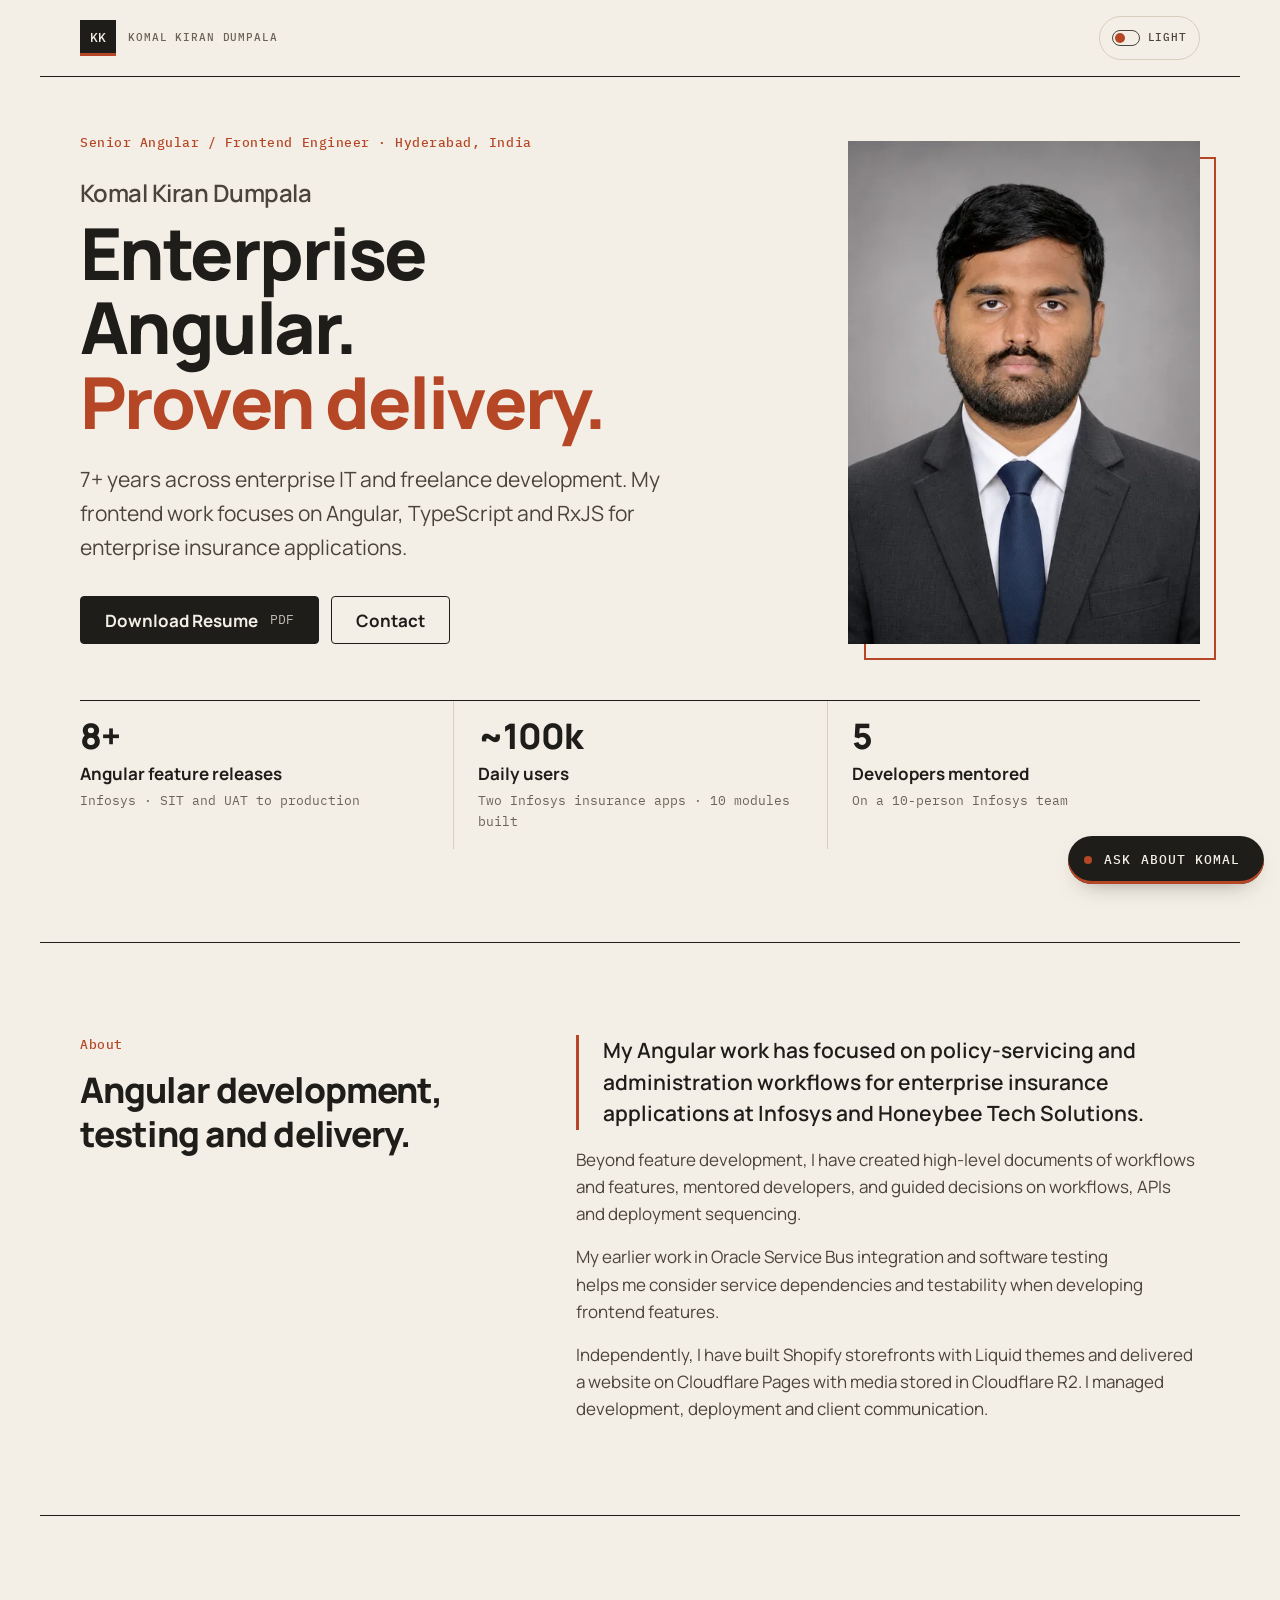
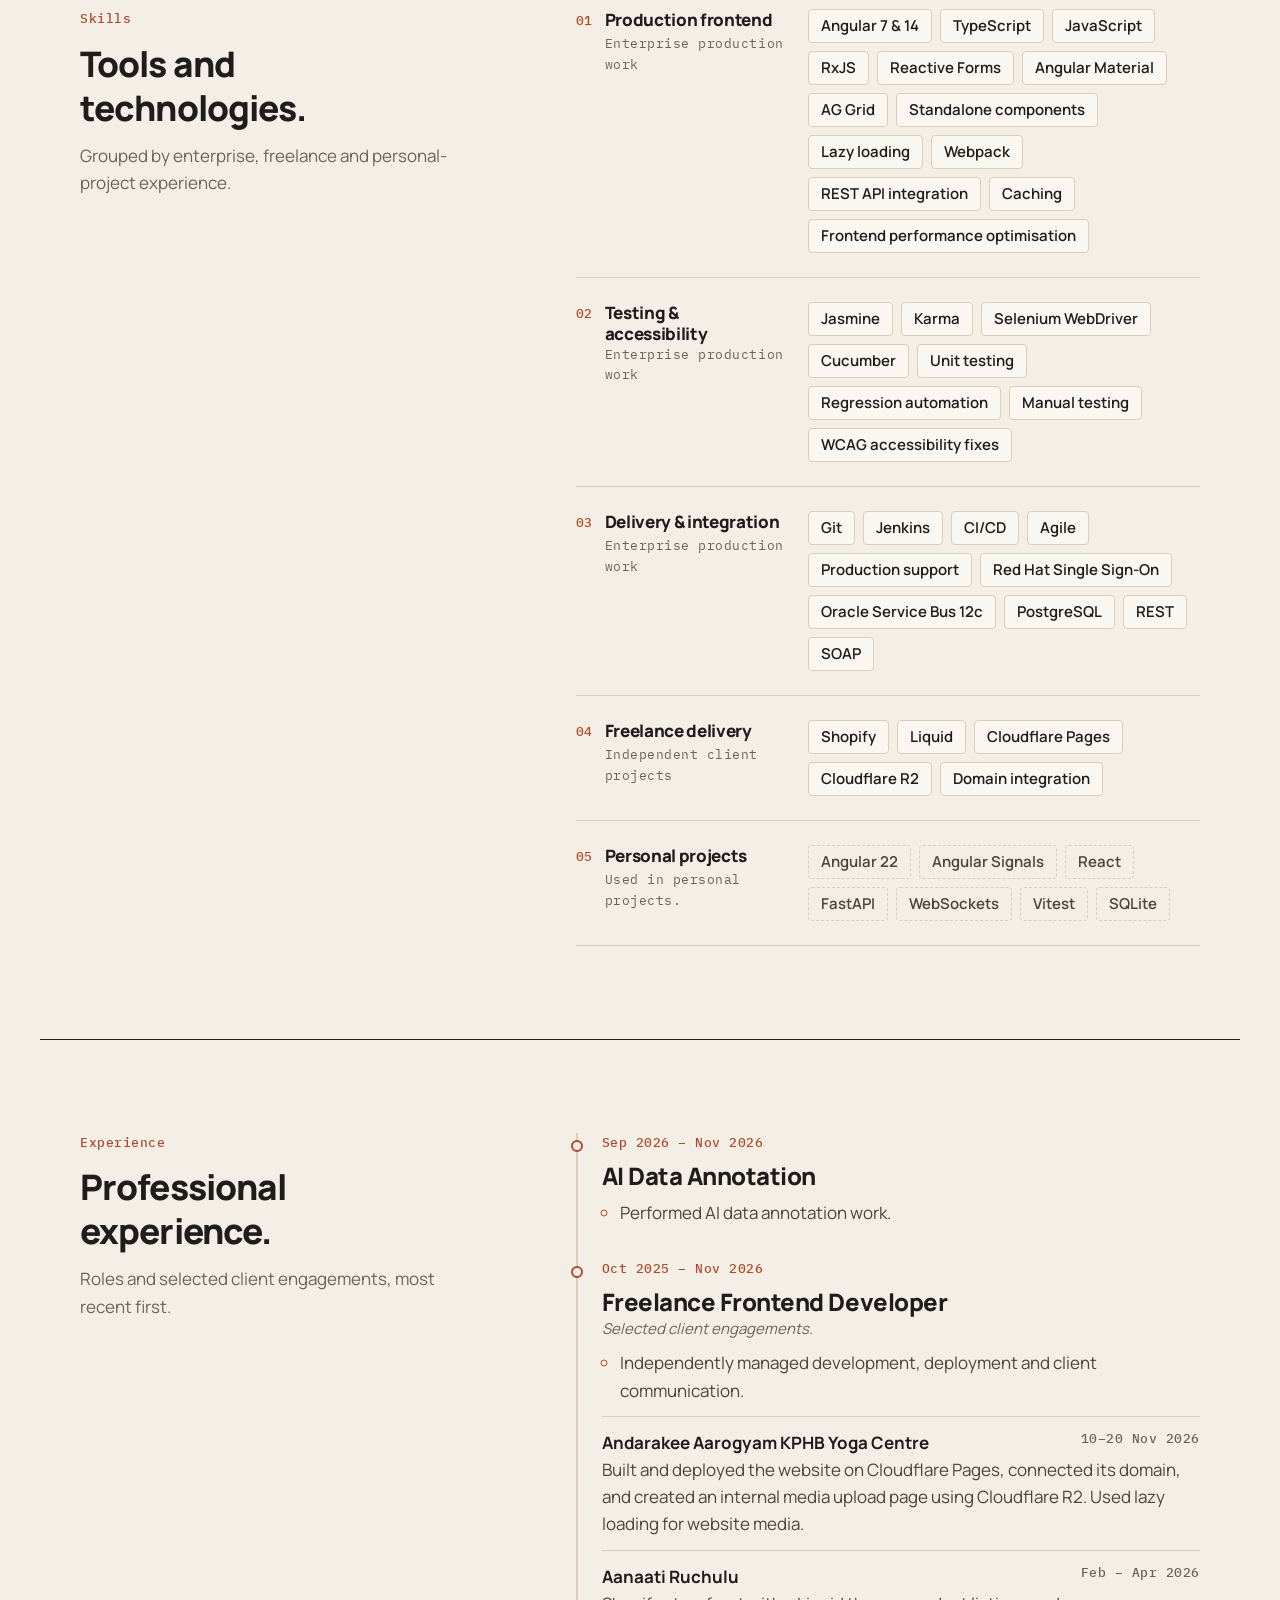
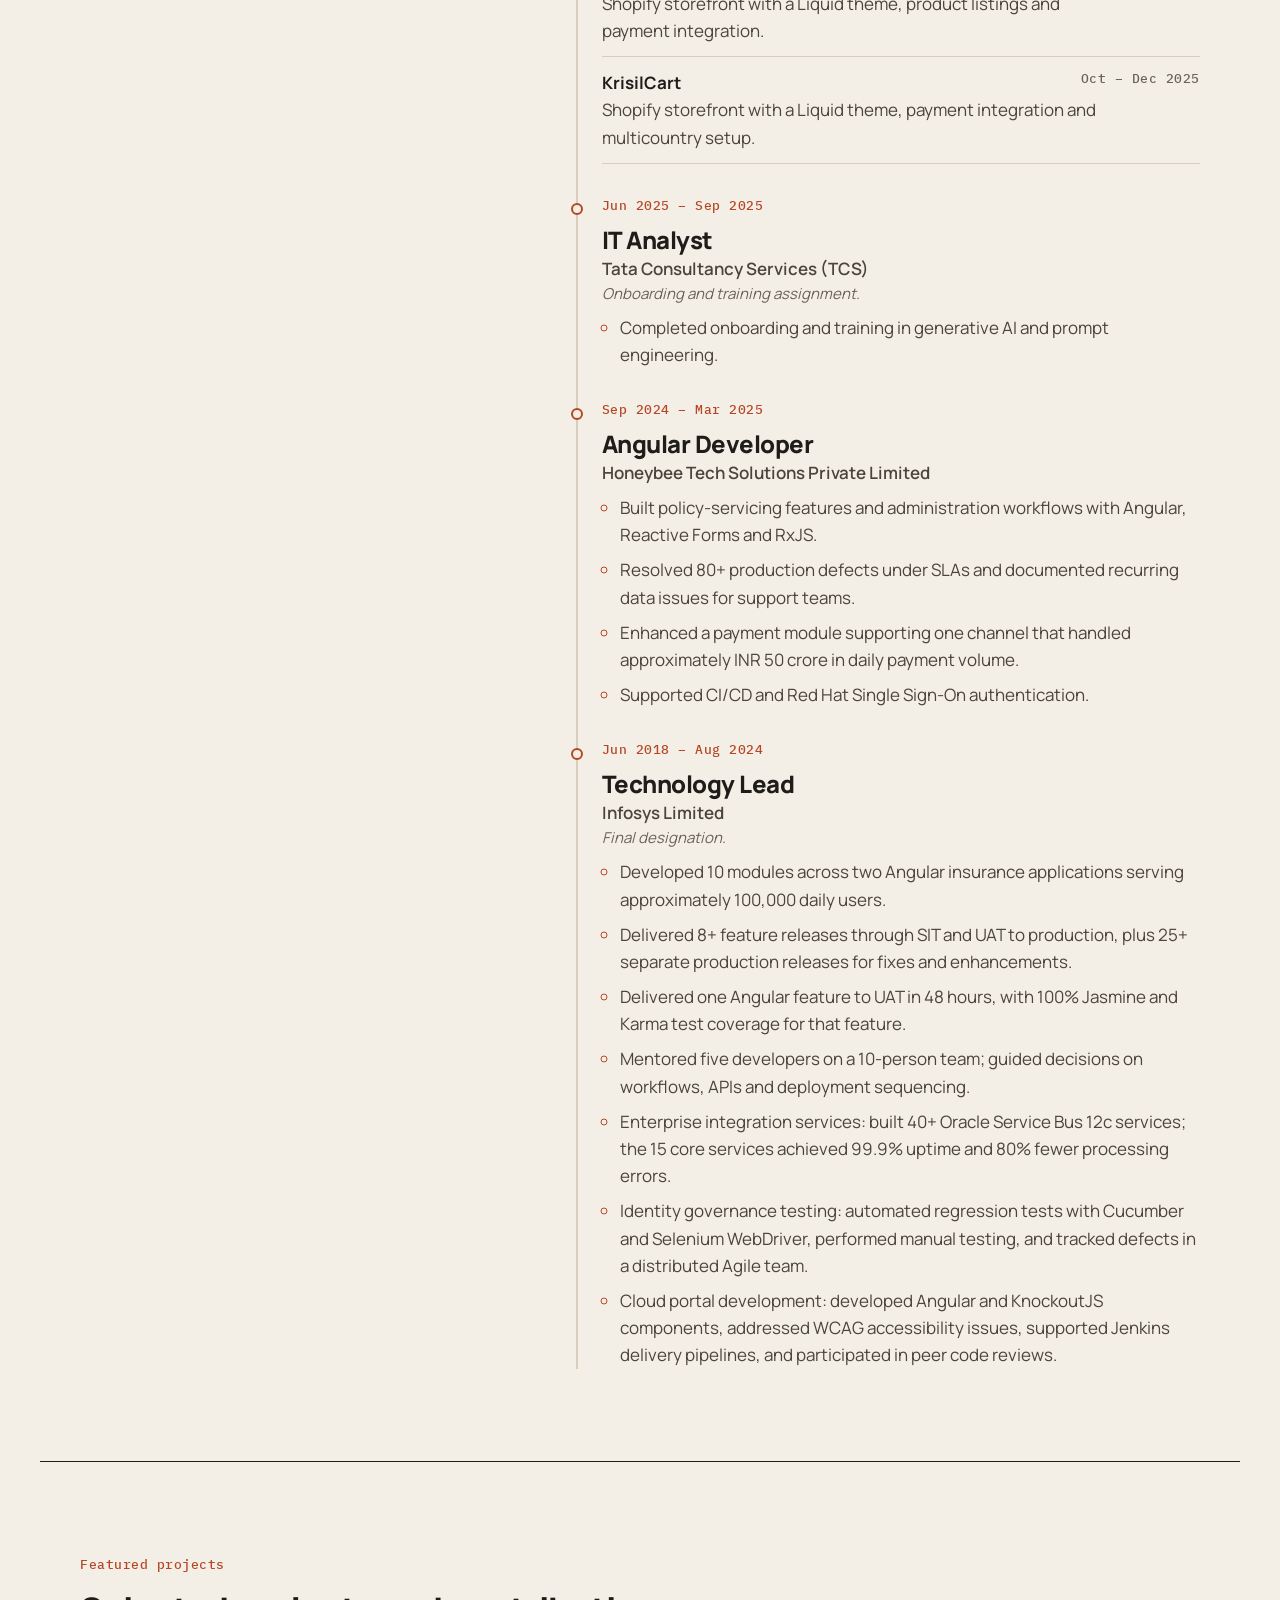
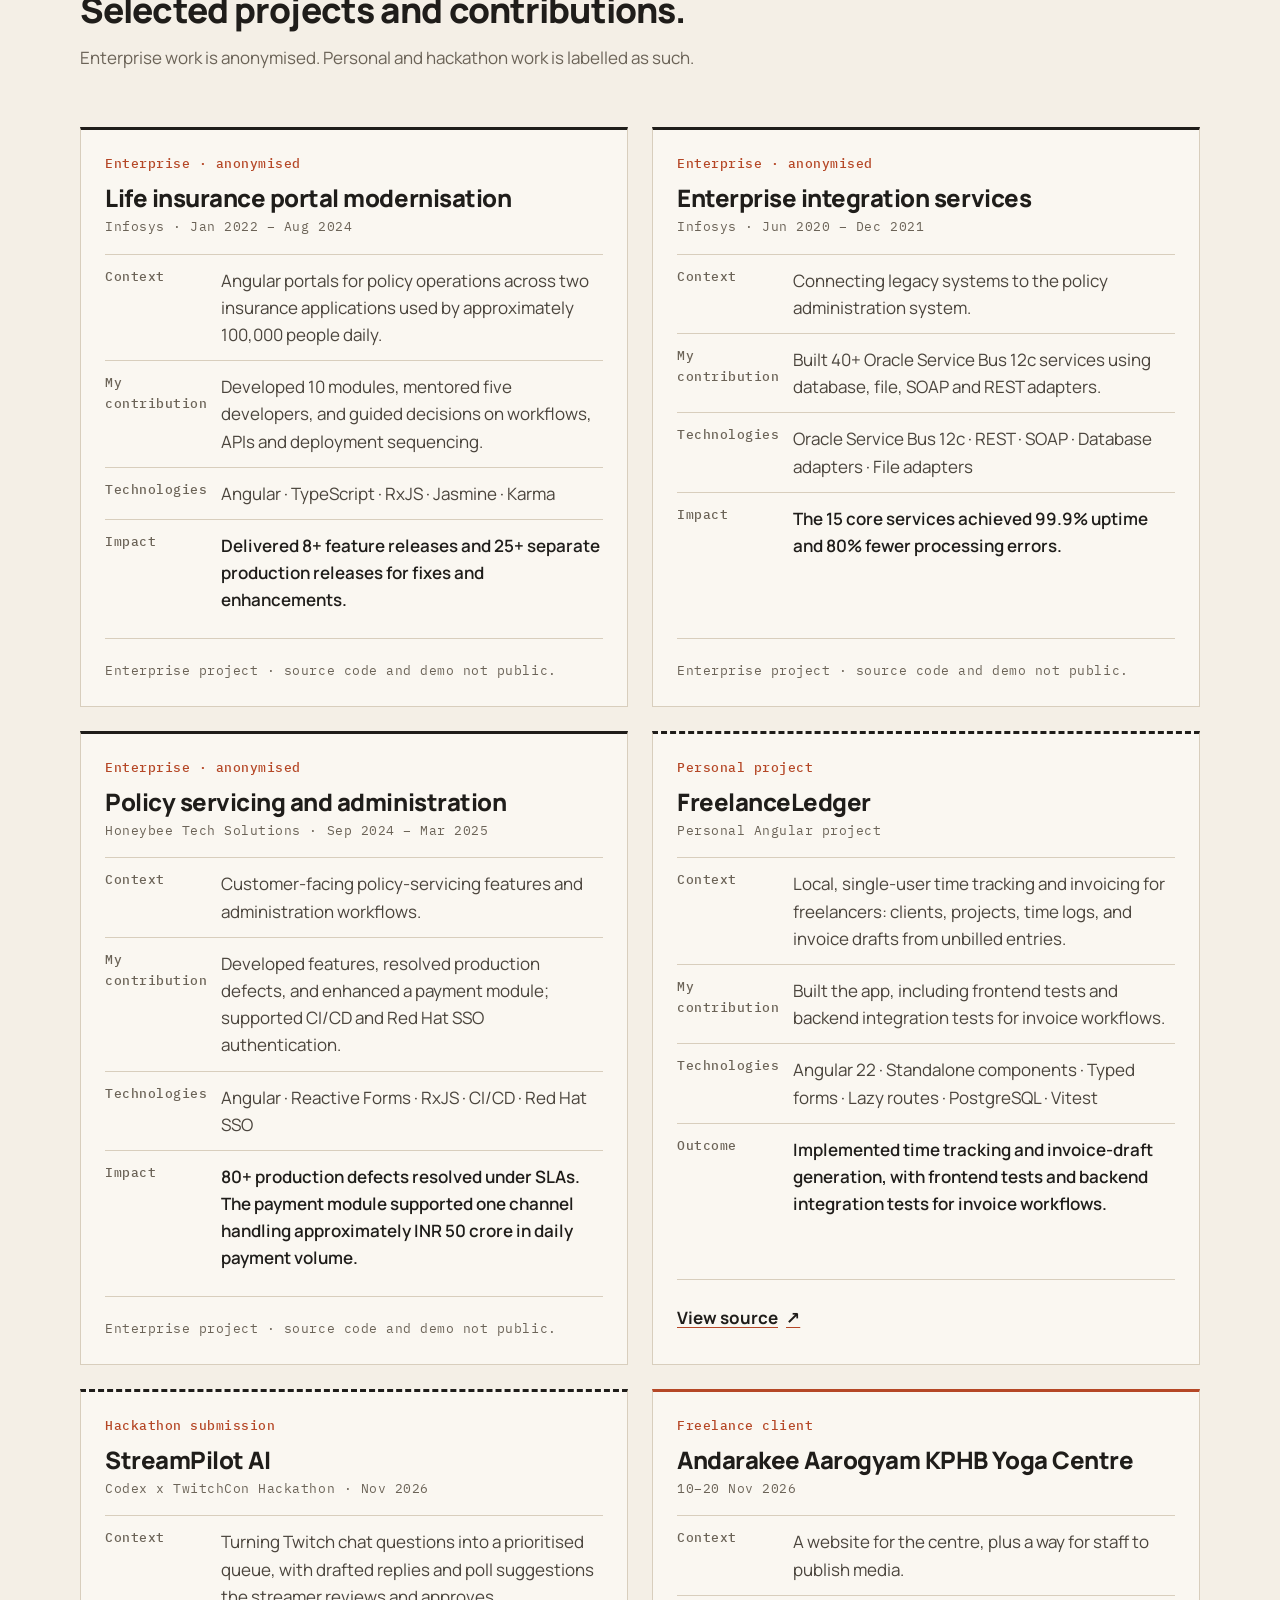
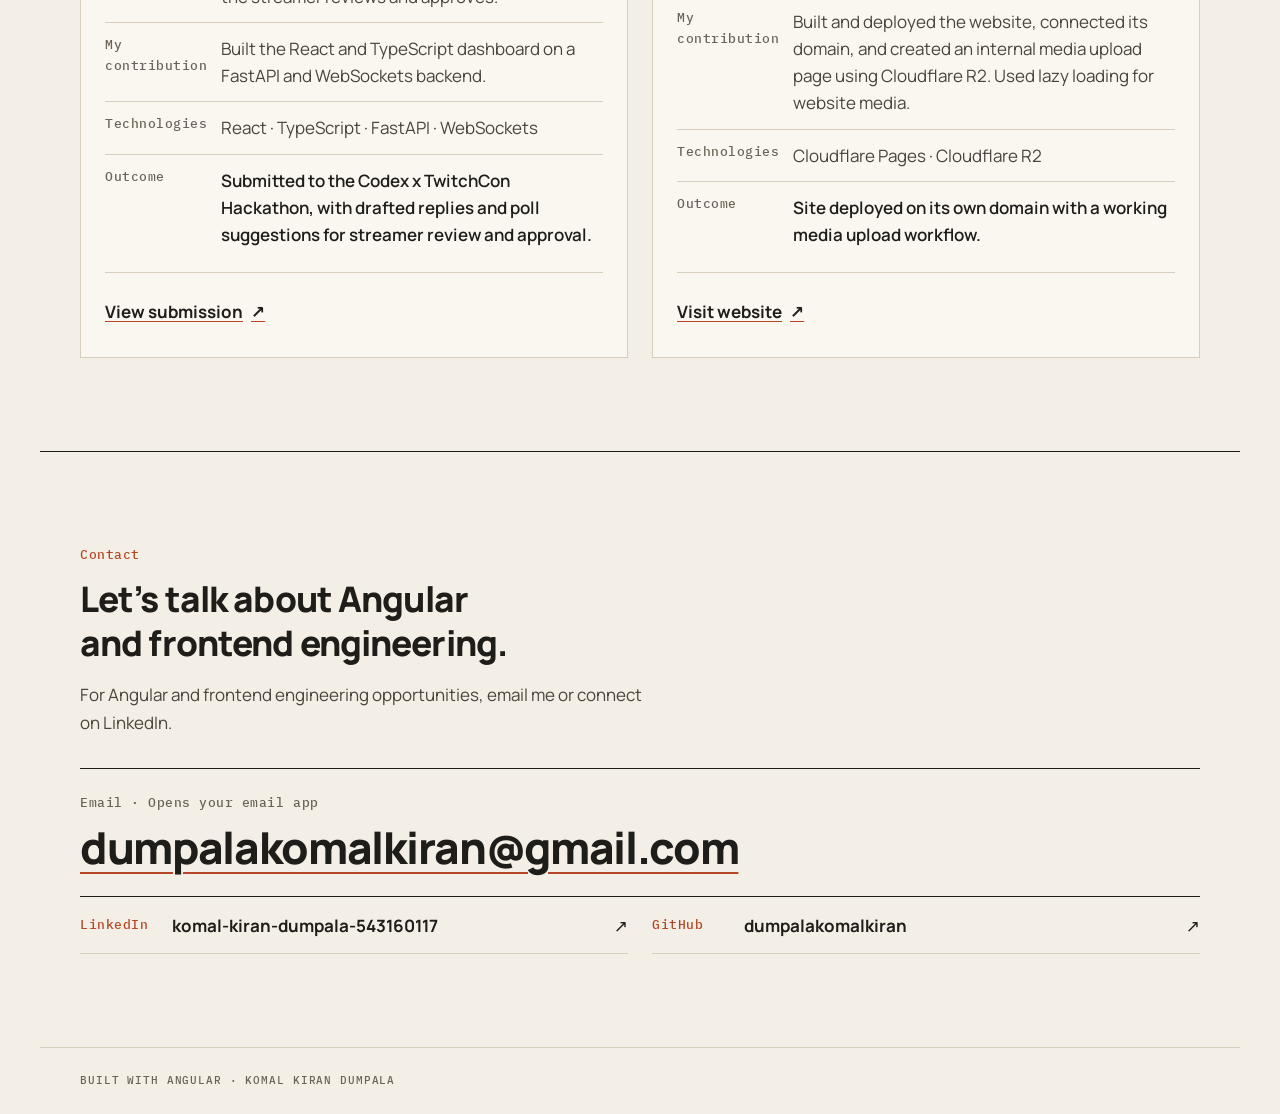
<file: index.csr.html>
<!doctype html>
<html lang="en" data-theme="light" data-beasties-container="">
<head>
  <meta charset="utf-8">
  <title>Komal Kiran Dumpala · Senior Angular / Frontend Engineer</title>
  <base href="/">
  <meta name="viewport" content="width=device-width, initial-scale=1">
  <meta name="description" content="Komal Kiran Dumpala, Senior Angular / Frontend Engineer in Hyderabad. 7+ years across enterprise IT and freelance development, focused on Angular, TypeScript and RxJS.">
  <meta name="robots" content="noindex">
  <meta name="color-scheme" content="light dark">
  <meta name="theme-color" content="#f4efe6">
  <link rel="icon" type="image/svg+xml" href="favicon.svg">
  <link rel="preload" href="assets/fonts/manrope-latin-wght-normal.woff2" as="font" type="font/woff2" crossorigin="">
  <script>
    // Pre-paint theme resolution (avoids a flash). Mirrors ThemeService.
    (function () {
      try {
        var s = localStorage.getItem('kk-theme');
        var t = s === 'light' || s === 'dark' ? s : (matchMedia('(prefers-color-scheme: dark)').matches ? 'dark' : 'light');
        document.documentElement.setAttribute('data-theme', t);
      } catch (e) {}
    })();
  </script>
<style>:root{color-scheme:light;--c-paper:#f4efe6;--c-paper-raised:#faf7f1;--c-paper-sunk:#ebe4d7;--c-ink:#1f1d1a;--c-ink-soft:#4a443c;--c-ink-muted:#6b6357;--c-rule:#d8cebd;--c-rule-strong:#1f1d1a;--c-accent:#b54726;--c-accent-ink:#fbf6ee;--c-accent-wash:#f0dccf;--c-focus:#b54726;--c-selection:#f0d2c0;--font-sans:"Manrope Variable", "Manrope", ui-sans-serif, system-ui, -apple-system, "Segoe UI", sans-serif;--font-mono:"IBM Plex Mono", ui-monospace, "SFMono-Regular", Menlo, Consolas, monospace;--fs-mono-xs:.6875rem;--fs-mono-sm:.8125rem;--fs-body-sm:.9375rem;--fs-body:clamp(1rem, .96rem + .18vw, 1.0625rem);--fs-lead:clamp(1.125rem, 1.05rem + .35vw, 1.3125rem);--fs-h3:clamp(1.25rem, 1.15rem + .45vw, 1.5rem);--fs-h2:clamp(1.625rem, 1.4rem + 1vw, 2.25rem);--fs-h1:clamp(2.375rem, 1.6rem + 3.6vw, 4.75rem);--lh-tight:1.04;--lh-snug:1.25;--lh-body:1.6;--tracking-display:-.035em;--tracking-mono:.08em;--space-1:.25rem;--space-2:.5rem;--space-3:.75rem;--space-4:1rem;--space-5:1.5rem;--space-6:2rem;--space-7:clamp(2.5rem, 2rem + 2vw, 3.5rem);--space-8:clamp(3.5rem, 2.6rem + 4vw, 6rem);--measure:64ch;--page-max:75rem;--gutter:clamp(1.125rem, .6rem + 2.4vw, 2.5rem);--radius-sm:2px;--radius-md:4px;--border:1px solid var(--c-rule);--border-strong:1px solid var(--c-rule-strong);--ease:cubic-bezier(.2, .7, .2, 1);--dur-fast:.14s;--dur:.22s;--focus-ring:0 0 0 2px var(--c-paper), 0 0 0 4px var(--c-focus)}*,*:before,*:after{box-sizing:border-box}*{margin:0}html{-webkit-text-size-adjust:100%;text-size-adjust:100%;scroll-behavior:smooth;background:var(--c-paper)}body{min-height:100dvh;font-family:var(--font-sans);font-size:var(--fs-body);line-height:var(--lh-body);font-optical-sizing:auto;color:var(--c-ink);background:var(--c-paper);-webkit-font-smoothing:antialiased;-moz-osx-font-smoothing:grayscale;transition:background-color var(--dur) var(--ease),color var(--dur) var(--ease)}@media(prefers-reduced-motion:reduce){html{scroll-behavior:auto}*,*:before,*:after{animation-duration:.01ms!important;animation-iteration-count:1!important;transition-duration:.01ms!important}}</style><link rel="stylesheet" href="styles-5NDSOUCO.css" media="print" data-beasties-media="all"><noscript><link rel="stylesheet" href="styles-5NDSOUCO.css"></noscript><link rel="stylesheet" href="ambassador-view.css"><script type="module" src="ambassador-view.js"></script></head>
<body ngcm="">
  <kk-root></kk-root>
<link rel="modulepreload" href="chunk-CCJCS26B.js"><script src="main-P2KR7ZUE.js" type="module"></script><script>document.querySelectorAll('link[data-beasties-media]').forEach(function(l){l.media=l.getAttribute('data-beasties-media');l.removeAttribute('data-beasties-media')})</script></body>
</html>
</file>
<file: styles-5NDSOUCO.css>
@font-face{font-family:Manrope Variable;font-style:normal;font-display:swap;font-weight:200 800;src:url(/assets/fonts/manrope-latin-wght-normal.woff2) format("woff2-variations");unicode-range:U+0000-00FF,U+0131,U+0152-0153,U+02BB-02BC,U+02C6,U+02DA,U+02DC,U+0304,U+0308,U+0329,U+2000-206F,U+20AC,U+2122,U+2191,U+2193,U+2212,U+2215,U+FEFF,U+FFFD}@font-face{font-family:IBM Plex Mono;font-style:normal;font-display:swap;font-weight:400;src:url(/assets/fonts/ibm-plex-mono-latin-400-normal.woff2) format("woff2");unicode-range:U+0000-00FF,U+0131,U+0152-0153,U+02BB-02BC,U+02C6,U+02DA,U+02DC,U+0304,U+0308,U+0329,U+2000-206F,U+20AC,U+2122,U+2191,U+2193,U+2212,U+2215,U+FEFF,U+FFFD}@font-face{font-family:IBM Plex Mono;font-style:normal;font-display:swap;font-weight:500;src:url(/assets/fonts/ibm-plex-mono-latin-500-normal.woff2) format("woff2");unicode-range:U+0000-00FF,U+0131,U+0152-0153,U+02BB-02BC,U+02C6,U+02DA,U+02DC,U+0304,U+0308,U+0329,U+2000-206F,U+20AC,U+2122,U+2191,U+2193,U+2212,U+2215,U+FEFF,U+FFFD}:root{color-scheme:light;--c-paper: #f4efe6;--c-paper-raised: #faf7f1;--c-paper-sunk: #ebe4d7;--c-ink: #1f1d1a;--c-ink-soft: #4a443c;--c-ink-muted: #6b6357;--c-rule: #d8cebd;--c-rule-strong: #1f1d1a;--c-accent: #b54726;--c-accent-ink: #fbf6ee;--c-accent-wash: #f0dccf;--c-focus: #b54726;--c-selection: #f0d2c0;--font-sans: "Manrope Variable", "Manrope", ui-sans-serif, system-ui, -apple-system, "Segoe UI", sans-serif;--font-mono: "IBM Plex Mono", ui-monospace, "SFMono-Regular", Menlo, Consolas, monospace;--fs-mono-xs: .6875rem;--fs-mono-sm: .8125rem;--fs-body-sm: .9375rem;--fs-body: clamp(1rem, .96rem + .18vw, 1.0625rem);--fs-lead: clamp(1.125rem, 1.05rem + .35vw, 1.3125rem);--fs-h3: clamp(1.25rem, 1.15rem + .45vw, 1.5rem);--fs-h2: clamp(1.625rem, 1.4rem + 1vw, 2.25rem);--fs-h1: clamp(2.375rem, 1.6rem + 3.6vw, 4.75rem);--lh-tight: 1.04;--lh-snug: 1.25;--lh-body: 1.6;--tracking-display: -.035em;--tracking-mono: .08em;--space-1: .25rem;--space-2: .5rem;--space-3: .75rem;--space-4: 1rem;--space-5: 1.5rem;--space-6: 2rem;--space-7: clamp(2.5rem, 2rem + 2vw, 3.5rem);--space-8: clamp(3.5rem, 2.6rem + 4vw, 6rem);--measure: 64ch;--page-max: 75rem;--gutter: clamp(1.125rem, .6rem + 2.4vw, 2.5rem);--radius-sm: 2px;--radius-md: 4px;--border: 1px solid var(--c-rule);--border-strong: 1px solid var(--c-rule-strong);--ease: cubic-bezier(.2, .7, .2, 1);--dur-fast: .14s;--dur: .22s;--focus-ring: 0 0 0 2px var(--c-paper), 0 0 0 4px var(--c-focus)}:root[data-theme=dark]{color-scheme:dark;--c-paper: #171512;--c-paper-raised: #1f1c18;--c-paper-sunk: #110f0d;--c-ink: #efe8dc;--c-ink-soft: #cfc6b7;--c-ink-muted: #a3998a;--c-rule: #36312a;--c-rule-strong: #efe8dc;--c-accent: #e0825f;--c-accent-ink: #171512;--c-accent-wash: #3a2219;--c-focus: #e0825f;--c-selection: #5a2d1d}*,*:before,*:after{box-sizing:border-box}*{margin:0}html{-webkit-text-size-adjust:100%;text-size-adjust:100%;scroll-behavior:smooth;background:var(--c-paper)}body{min-height:100dvh;font-family:var(--font-sans);font-size:var(--fs-body);line-height:var(--lh-body);font-optical-sizing:auto;color:var(--c-ink);background:var(--c-paper);-webkit-font-smoothing:antialiased;-moz-osx-font-smoothing:grayscale;transition:background-color var(--dur) var(--ease),color var(--dur) var(--ease)}h1,h2,h3,h4{font-weight:700;line-height:var(--lh-snug);letter-spacing:-.02em;text-wrap:balance}p{text-wrap:pretty;max-width:var(--measure)}img,svg,picture{display:block;max-width:100%;height:auto}button,input,select,textarea{font:inherit;color:inherit}button{cursor:pointer}a{color:inherit;text-decoration-color:var(--c-accent);text-decoration-thickness:1px;text-underline-offset:.2em;transition:color var(--dur-fast) var(--ease)}a:hover{color:var(--c-accent)}::selection{background:var(--c-selection);color:var(--c-ink)}:focus{outline:none}:focus-visible{outline:2px solid var(--c-focus);outline-offset:3px;border-radius:var(--radius-sm)}.skip-link{position:absolute;left:var(--space-4);top:var(--space-4);z-index:100;padding:var(--space-2) var(--space-4);font-family:var(--font-mono);font-size:var(--fs-mono-sm);background:var(--c-ink);color:var(--c-paper);text-decoration:none;transform:translateY(-200%);transition:transform var(--dur-fast) var(--ease)}.skip-link:focus-visible{transform:none;color:var(--c-paper)}.visually-hidden{position:absolute!important;width:1px;height:1px;padding:0;margin:-1px;overflow:hidden;clip:rect(0 0 0 0);white-space:nowrap;border:0}.mono-label{font-family:var(--font-mono);font-size:var(--fs-mono-xs);font-weight:500;letter-spacing:var(--tracking-mono);text-transform:uppercase;color:var(--c-ink-muted)}@media(prefers-reduced-motion:reduce){html{scroll-behavior:auto}*,*:before,*:after{animation-duration:.01ms!important;animation-iteration-count:1!important;transition-duration:.01ms!important}}
</file>
<file: ambassador-view.css>
#kk-ambassador-panel {
  --panel-gutter: clamp(14px, 2vw, 24px);
  box-sizing: border-box;
  width: min(36rem, calc(100vw - 2rem));
  height: min(46rem, calc(100dvh - 2rem));
  max-width: none;
  max-height: none;
  inset: auto max(1rem, env(safe-area-inset-right)) max(1rem, env(safe-area-inset-bottom)) auto;
}
kk-ambassador:has(dialog[open]) .launcher { visibility: hidden; }
#kk-ambassador-panel .panel__inner { min-height: 0; overflow-y: auto; }
#kk-ambassador-panel :is(.panel__head,.panel__intro,.consent,.composer,.log) { padding-inline: var(--panel-gutter); }
#kk-ambassador-panel :is(.panel__head,.panel__intro,.consent,.composer,.state) { flex: none; }
#kk-ambassador-panel .panel__head { align-items: center; }
#kk-ambassador-panel .panel__intro { font-size: .875rem; line-height: 1.45; padding-block: .55rem; }
#kk-ambassador-panel .log { flex: 1 0 8rem; min-height: 8rem; overflow-y: auto; }
#kk-ambassador-panel .log > * { flex: none; }
#kk-ambassador-panel .turn__text { line-height: 1.55; }
#kk-ambassador-panel :is(button,.contact,.sources a) { min-height: 44px; }
#kk-ambassador-panel .tool { min-width: 44px; }
#kk-ambassador-panel :is(button,a,textarea,input,.log):focus-visible {
  outline: 3px solid var(--c-ink); outline-offset: 2px;
}
#kk-ambassador-panel .log:focus-visible { outline-offset: -4px; }
#kk-ambassador-panel .suggest { grid-template-columns: repeat(auto-fit,minmax(min(100%,12rem),1fr)); }
#kk-ambassador-panel .suggest__item { height: 100%; border: var(--border); border-radius: var(--radius-sm); }
#kk-ambassador-panel .consent { padding-block: .65rem; font-size: .875rem; line-height: 1.45; }
#kk-ambassador-panel .consent--done { padding-block: 0; }
#kk-ambassador-panel #kk-privacy-details:not([hidden]) { display: grid; gap: .4rem; }
#kk-ambassador-panel .consent--done #kk-privacy-details:not([hidden]) { padding-bottom: .65rem; }
#kk-ambassador-panel .privacy-toggle {
  justify-self: start; background: none; border: none; color: var(--c-ink);
  font: inherit; padding: 0 .25rem; cursor: pointer; text-decoration: underline; text-underline-offset: .2em;
}
#kk-ambassador-panel .privacy-toggle::before { content: '▸'; display: inline-block; margin-right: .5em; }
#kk-ambassador-panel .privacy-toggle[aria-expanded=true]::before { transform: rotate(90deg); }
#kk-ambassador-panel .composer { column-gap: .6rem; row-gap: .35rem; grid-template-columns: auto 1fr; }
#kk-ambassador-panel .composer label { font-size: .95rem; font-weight: 700; color: var(--c-ink); }
#kk-ambassador-panel .composer-hint { justify-self: end; align-self: center; font-size: .75rem; color: var(--c-ink-soft); }
#kk-ambassador-panel :is(textarea,.composer__bar) { grid-column: 1/-1; }
#kk-ambassador-panel textarea { box-sizing: border-box; min-height: 54px; border: 1px solid var(--c-ink-muted); color: var(--c-ink); font-size: 1rem; line-height: 1.4; }
#kk-ambassador-panel .contact { display: inline-flex; align-items: center; }
#kk-ambassador-panel .composer__bar { gap: .6rem; flex-wrap: wrap; }
@media (max-width: 560px) {
  #kk-ambassador-panel { inset: auto 0 0; width: 100%; height: calc(100dvh - .4rem); border-radius: .75rem .75rem 0 0; }
  #kk-ambassador-panel .composer { padding-bottom: max(.65rem,env(safe-area-inset-bottom)); }
  #kk-ambassador-panel .composer-hint { grid-column: 1/-1; justify-self: start; }
}
@media (max-height: 560px) {
  #kk-ambassador-panel .panel__inner { display: block; overflow-y: auto; }
  #kk-ambassador-panel .log { max-height: 45dvh; min-height: 0; }
}
</file>
